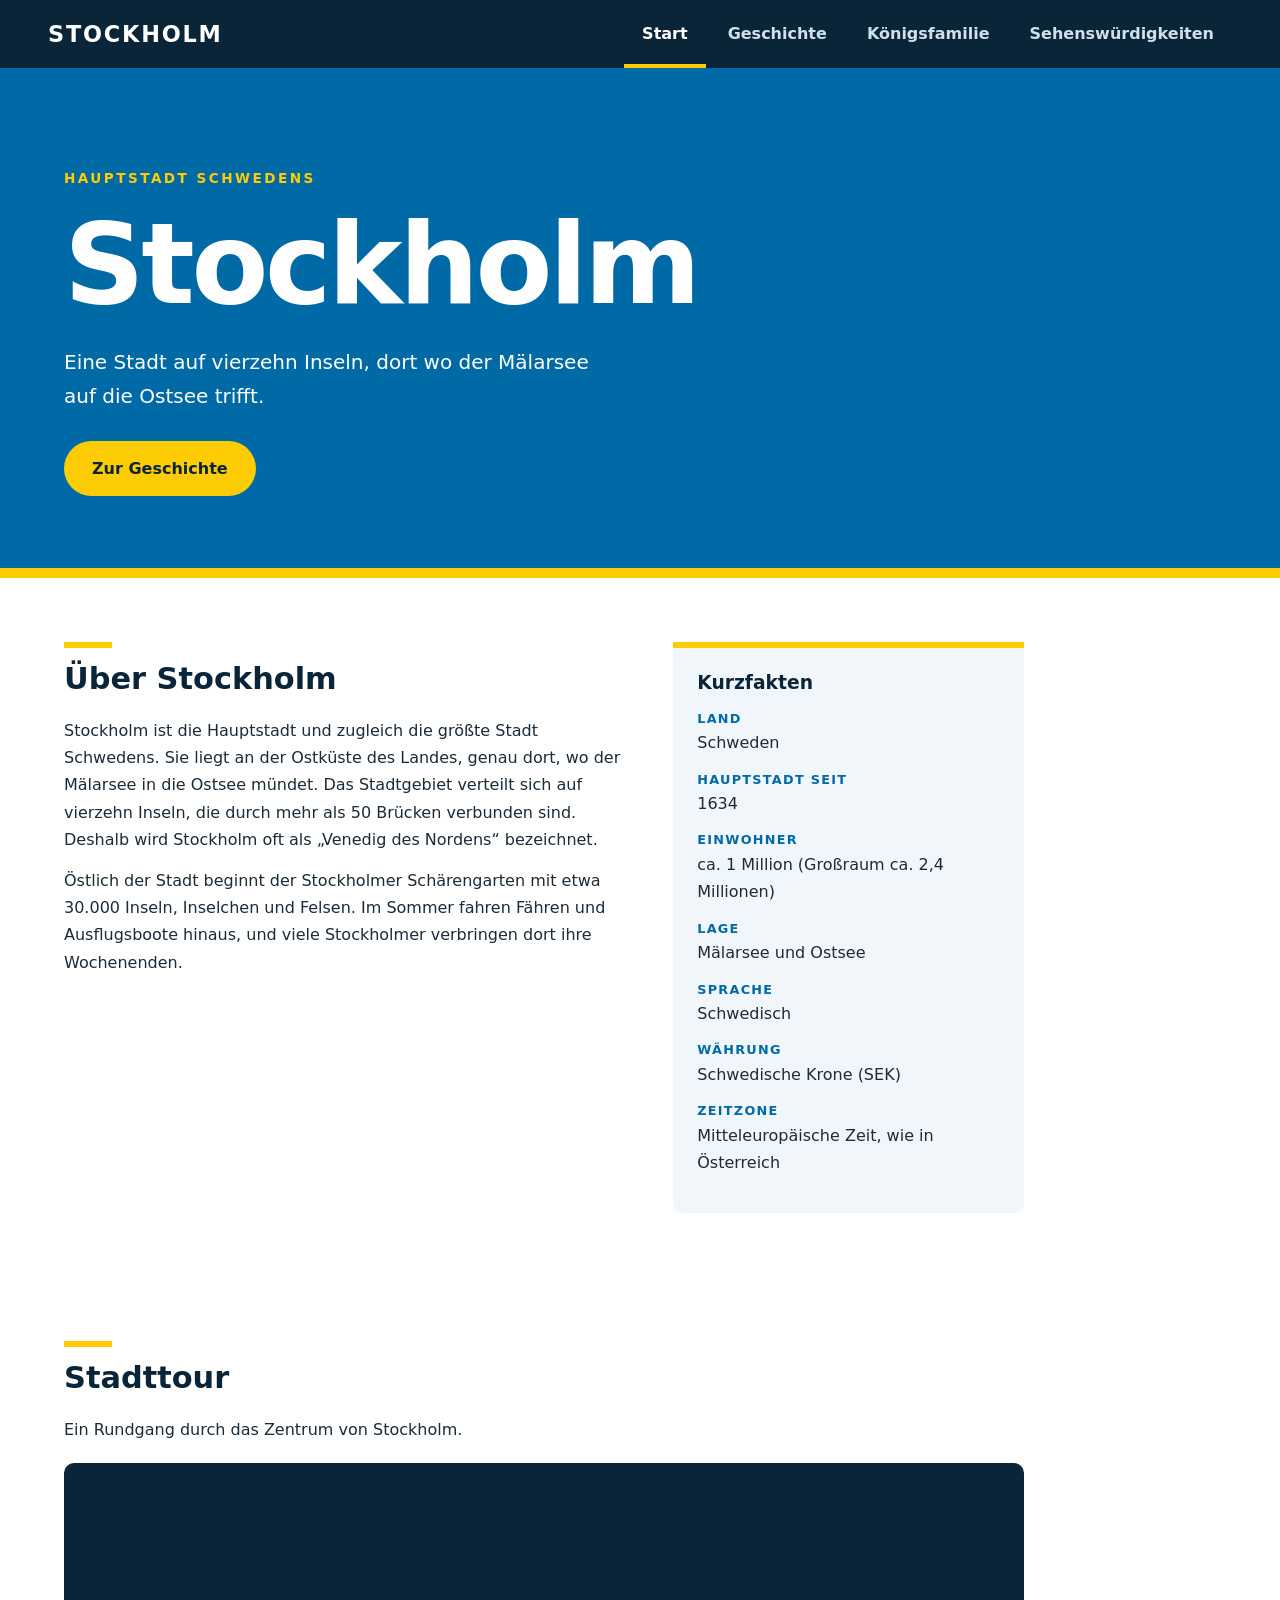
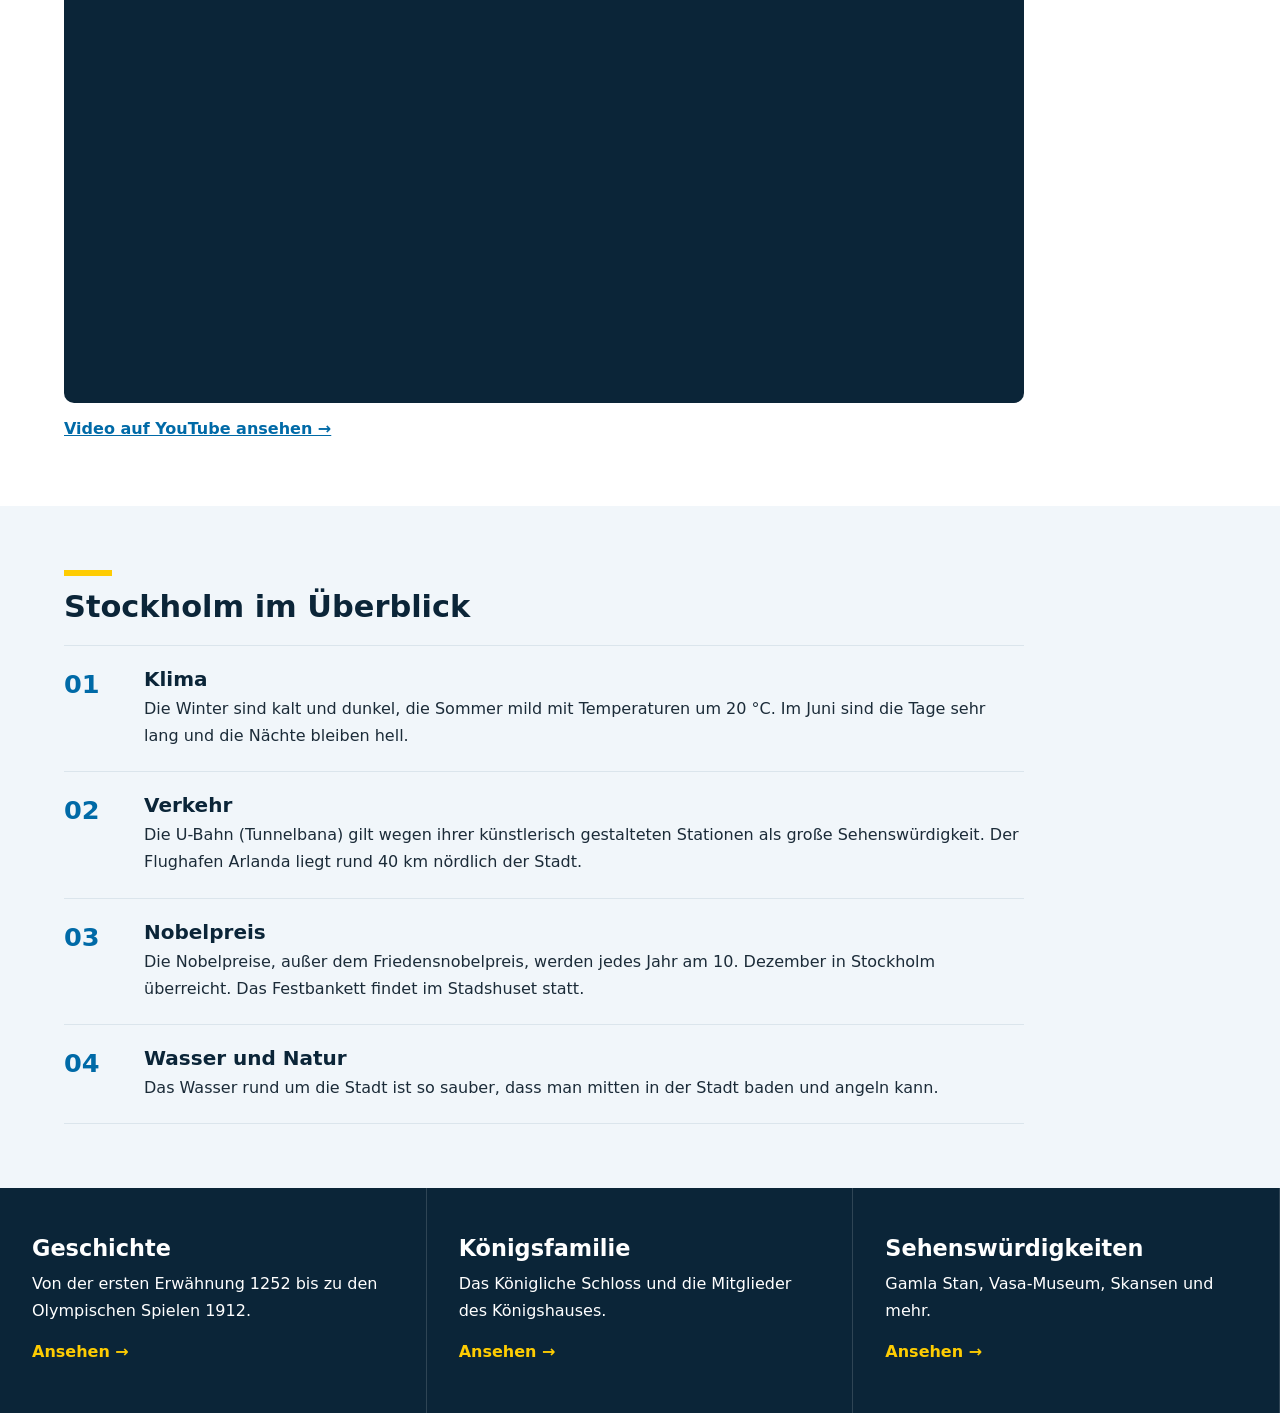
<file: index.html>
<!DOCTYPE html>
<html lang="de">
<head>
  <meta charset="UTF-8">
  <meta name="viewport" content="width=device-width, initial-scale=1">
  <title>Start – Stockholm</title>
  <link rel="stylesheet" href="./CSS/Index.css">
</head>
<body>

  <aside class="sidebar">
    <a class="logo" href="index.html">Stockholm</a>
    <input type="checkbox" id="menu-toggle" class="menu-toggle">
    <label for="menu-toggle" class="menu-button" aria-label="Menü öffnen">☰</label>
    <nav>
      <ul class="nav-links">
        <li><a href="index.html" class="aktiv">Start</a></li>
        <li><a href="HTML/Geschichte.html">Geschichte</a></li>
        <li><a href="HTML/Königsfamilie.html">Königsfamilie</a></li>
        <li><a href="HTML/Sehenswürdigkeiten.html">Sehenswürdigkeiten</a></li>
      </ul>
    </nav>
  </aside>

  <div class="content">
    <main>
      <section class="intro">
        <span class="eyebrow">Hauptstadt Schwedens</span>
        <h1>Stockholm</h1>
        <p class="lead">Eine Stadt auf vierzehn Inseln, dort wo der Mälarsee auf die Ostsee trifft.</p>
        <a class="button" href="HTML/Geschichte.html">Zur Geschichte</a>
      </section>

      <section class="block">
        <div class="split">
          <div>
            <h2>Über Stockholm</h2>
            <p>Stockholm ist die Hauptstadt und zugleich die größte Stadt Schwedens. Sie liegt an der Ostküste des Landes, genau dort, wo der Mälarsee in die Ostsee mündet. Das Stadtgebiet verteilt sich auf vierzehn Inseln, die durch mehr als 50 Brücken verbunden sind. Deshalb wird Stockholm oft als „Venedig des Nordens“ bezeichnet.</p>
            <p>Östlich der Stadt beginnt der Stockholmer Schärengarten mit etwa 30.000 Inseln, Inselchen und Felsen. Im Sommer fahren Fähren und Ausflugsboote hinaus, und viele Stockholmer verbringen dort ihre Wochenenden.</p>
          </div>
          <aside class="infobox">
            <h3>Kurzfakten</h3>
            <dl>
              <dt>Land</dt>
              <dd>Schweden</dd>
              <dt>Hauptstadt seit</dt>
              <dd>1634</dd>
              <dt>Einwohner</dt>
              <dd>ca. 1 Million (Großraum ca. 2,4 Millionen)</dd>
              <dt>Lage</dt>
              <dd>Mälarsee und Ostsee</dd>
              <dt>Sprache</dt>
              <dd>Schwedisch</dd>
              <dt>Währung</dt>
              <dd>Schwedische Krone (SEK)</dd>
              <dt>Zeitzone</dt>
              <dd>Mitteleuropäische Zeit, wie in Österreich</dd>
            </dl>
          </aside>
        </div>
      </section>

            <section class="block">
        <h2>Stadttour</h2>
        <p class="video-text">Ein Rundgang durch das Zentrum von Stockholm.</p>
        <div class="video">
          <iframe src="https://www.youtube.com/embed/RkWTqlfsOzY" title="Stockholm Stadttour" allow="accelerometer; clipboard-write; encrypted-media; gyroscope; picture-in-picture; web-share" allowfullscreen></iframe>
        </div>
        <p class="video-link"><a href="https://www.youtube.com/watch?v=RkWTqlfsOzY" target="_blank" rel="noopener">Video auf YouTube ansehen →</a></p>
      </section>

      <section class="block hell">
        <h2>Stockholm im Überblick</h2>
        <ol class="liste">
          <li>
            <span class="nr">01</span>
            <div>
              <h3>Klima</h3>
              <p>Die Winter sind kalt und dunkel, die Sommer mild mit Temperaturen um 20 °C. Im Juni sind die Tage sehr lang und die Nächte bleiben hell.</p>
            </div>
          </li>
          <li>
            <span class="nr">02</span>
            <div>
              <h3>Verkehr</h3>
              <p>Die U-Bahn (Tunnelbana) gilt wegen ihrer künstlerisch gestalteten Stationen als große Sehenswürdigkeit. Der Flughafen Arlanda liegt rund 40 km nördlich der Stadt.</p>
            </div>
          </li>
          <li>
            <span class="nr">03</span>
            <div>
              <h3>Nobelpreis</h3>
              <p>Die Nobelpreise, außer dem Friedensnobelpreis, werden jedes Jahr am 10. Dezember in Stockholm überreicht. Das Festbankett findet im Stadshuset statt.</p>
            </div>
          </li>
          <li>
            <span class="nr">04</span>
            <div>
              <h3>Wasser und Natur</h3>
              <p>Das Wasser rund um die Stadt ist so sauber, dass man mitten in der Stadt baden und angeln kann.</p>
            </div>
          </li>
        </ol>
      </section>

      <section class="tiles">
        <a class="tile" href="HTML/Geschichte.html">
          <h3>Geschichte</h3>
          <p>Von der ersten Erwähnung 1252 bis zu den Olympischen Spielen 1912.</p>
          <span class="pfeil">Ansehen →</span>
        </a>
        <a class="tile" href="HTML/Königsfamilie.html">
          <h3>Königsfamilie</h3>
          <p>Das Königliche Schloss und die Mitglieder des Königshauses.</p>
          <span class="pfeil">Ansehen →</span>
        </a>
        <a class="tile" href="HTML/Sehenswürdigkeiten.html">
          <h3>Sehenswürdigkeiten</h3>
          <p>Gamla Stan, Vasa-Museum, Skansen und mehr.</p>
          <span class="pfeil">Ansehen →</span>
        </a>
      </section>
    </main>
  </div>

</body>
</html>
</file>
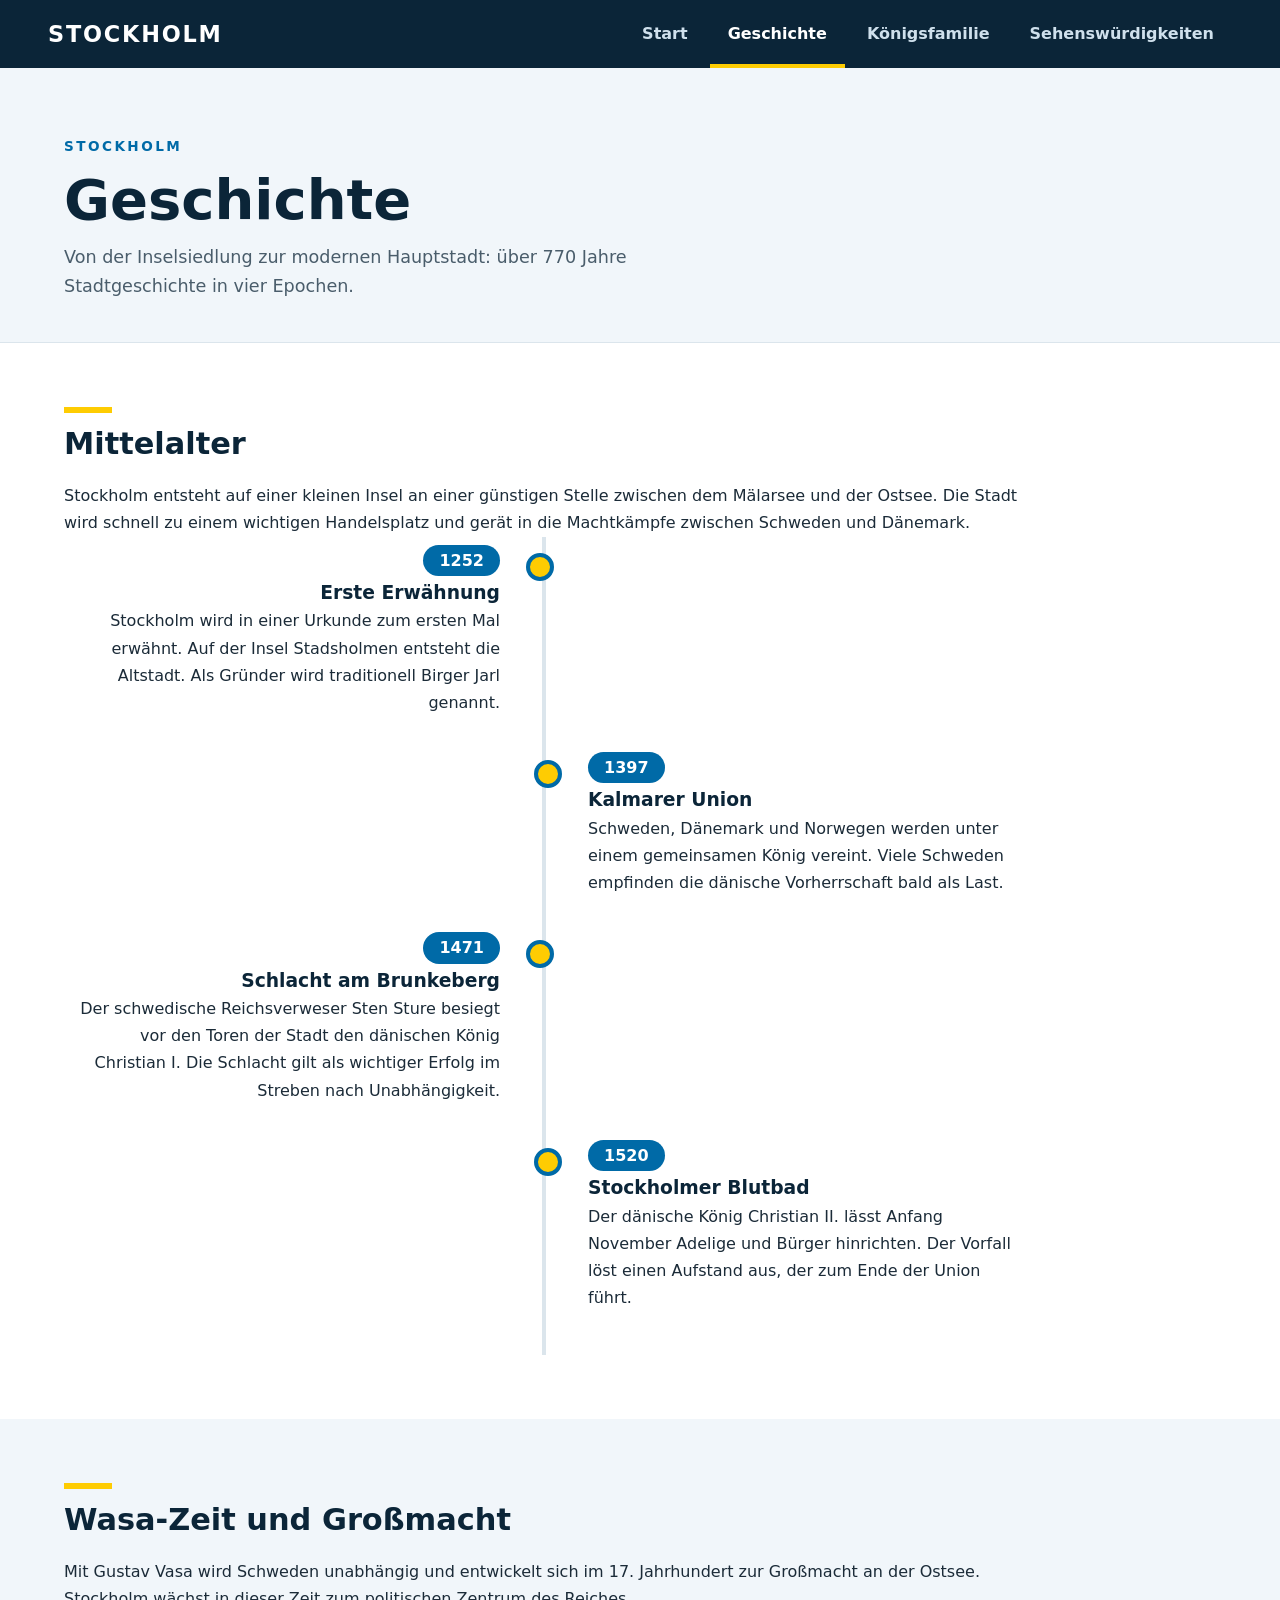
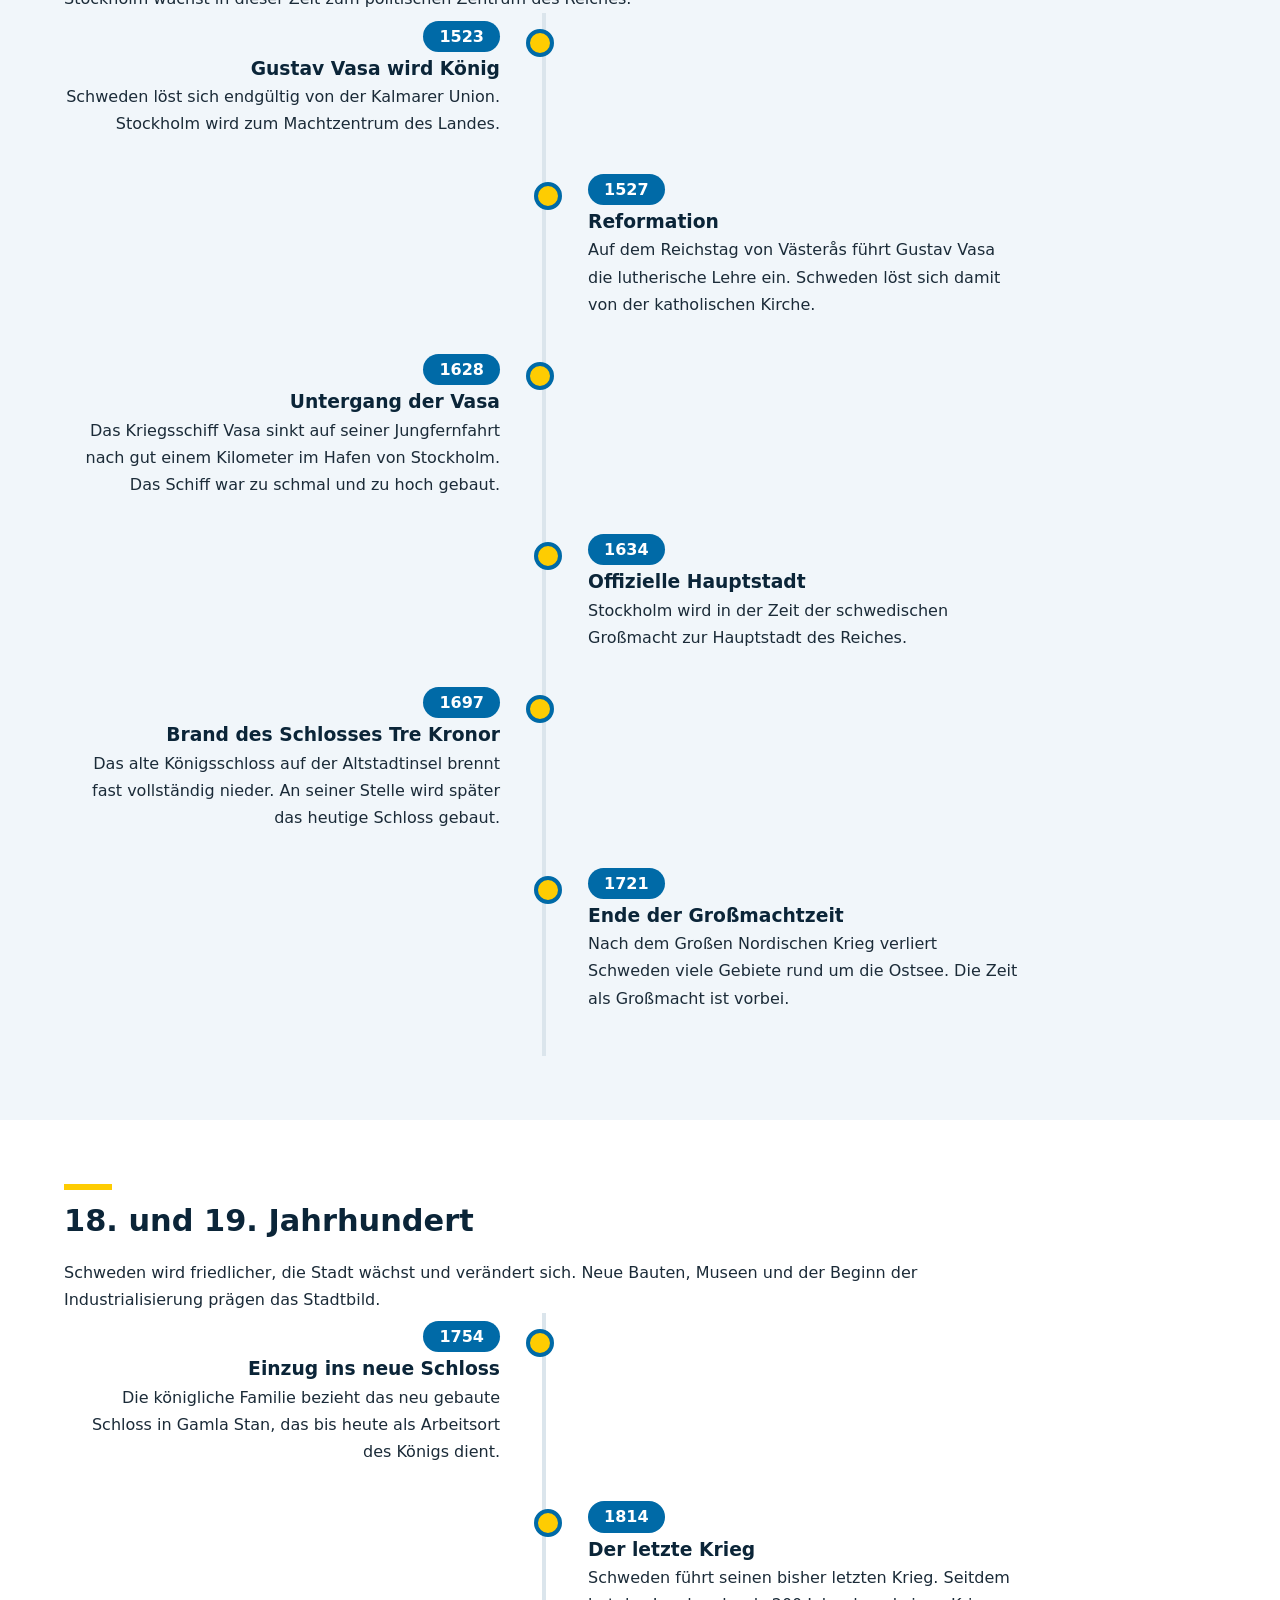
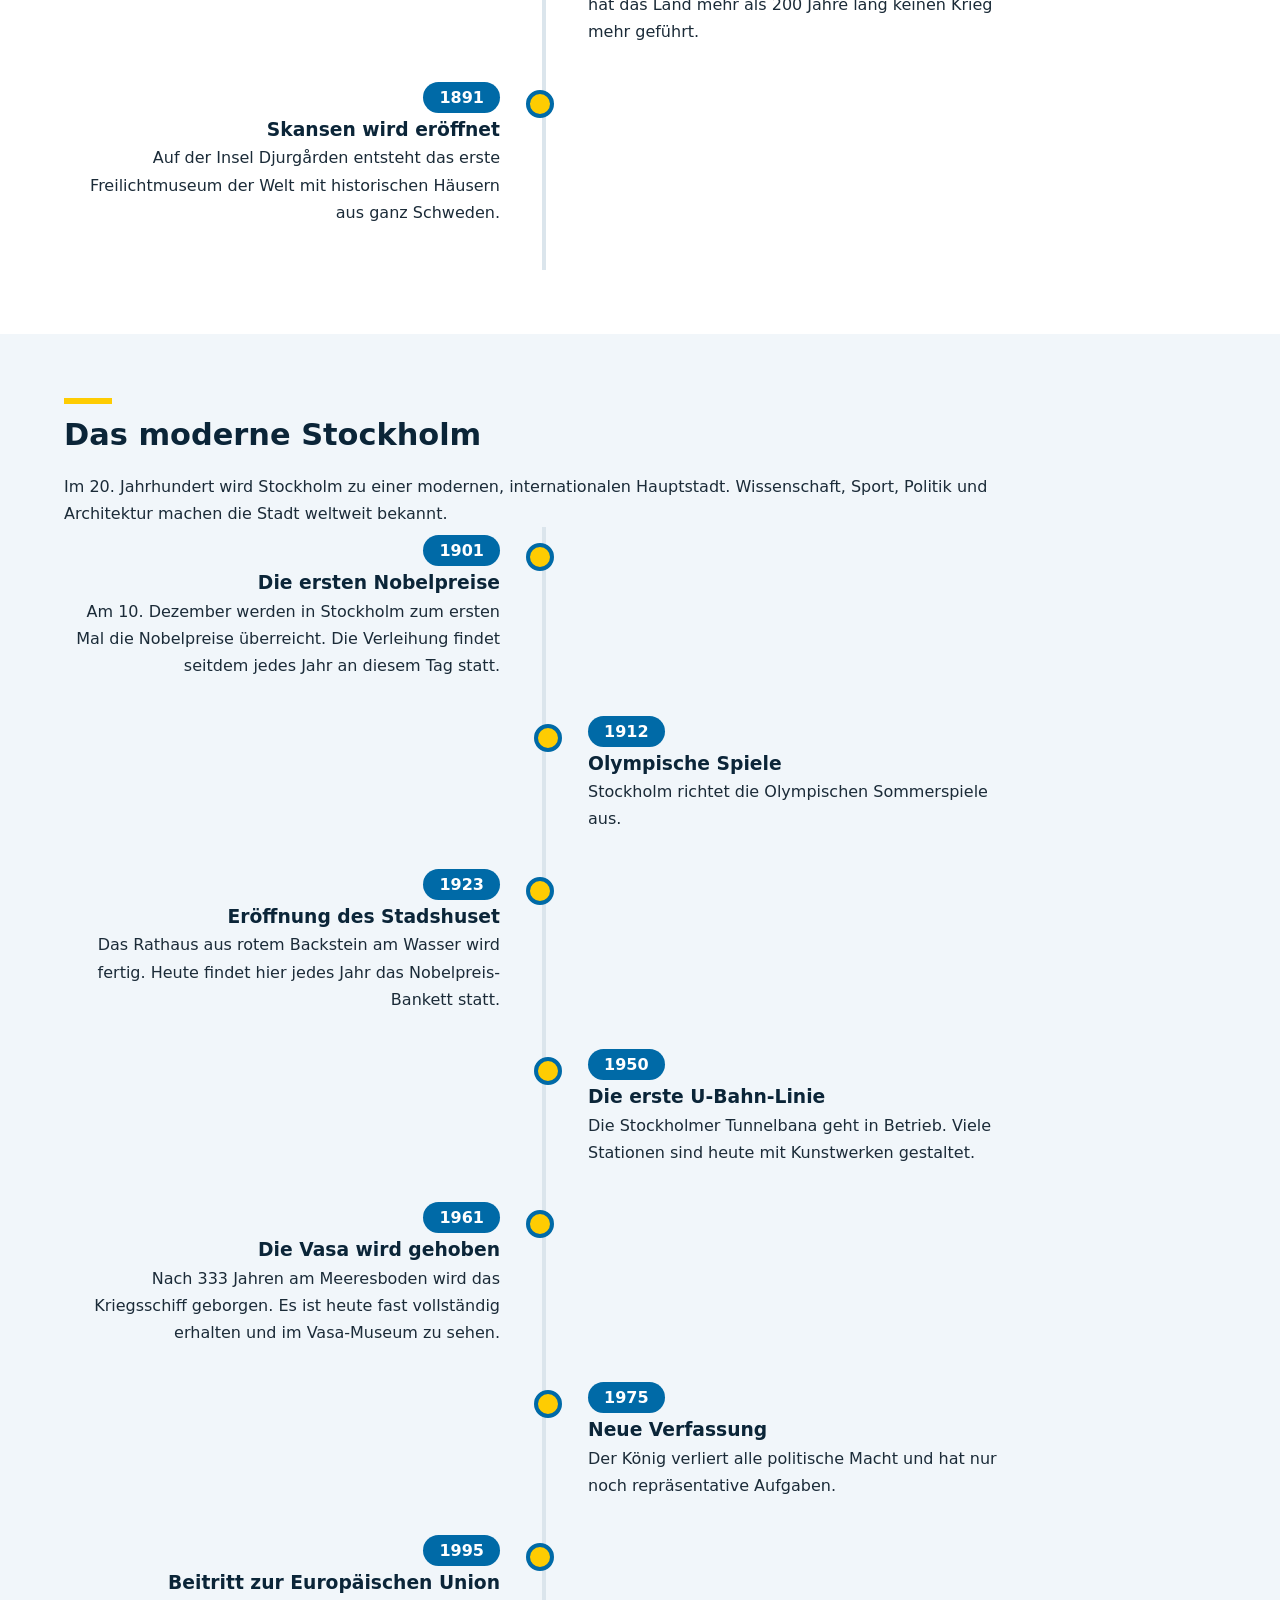
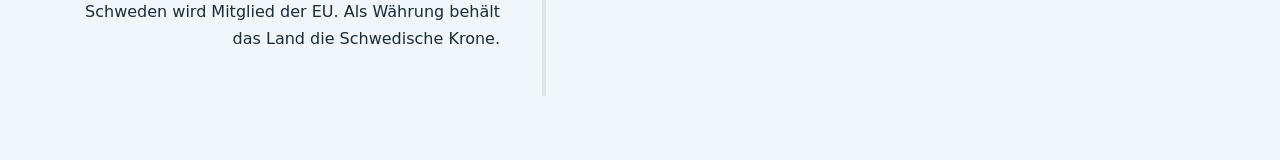
<file: HTML/Geschichte.html>
<!DOCTYPE html>
<html lang="de">
<head>
  <meta charset="UTF-8">
  <meta name="viewport" content="width=device-width, initial-scale=1">
  <title>Geschichte – Stockholm</title>
  <link rel="stylesheet" href="../CSS/Index.css">
</head>
<body>

  <aside class="sidebar">
    <a class="logo" href="../index.html">Stockholm</a>
    <input type="checkbox" id="menu-toggle" class="menu-toggle">
    <label for="menu-toggle" class="menu-button" aria-label="Menü öffnen">☰</label>
    <nav>
      <ul class="nav-links">
        <li><a href="../index.html">Start</a></li>
        <li><a href="Geschichte.html" class="aktiv">Geschichte</a></li>
        <li><a href="Königsfamilie.html">Königsfamilie</a></li>
        <li><a href="Sehenswürdigkeiten.html">Sehenswürdigkeiten</a></li>
      </ul>
    </nav>
  </aside>

  <div class="content">
    <main>
      <section class="kopf">
        <span class="eyebrow">Stockholm</span>
        <h1>Geschichte</h1>
        <p>Von der Inselsiedlung zur modernen Hauptstadt: über 770 Jahre Stadtgeschichte in vier Epochen.</p>
      </section>

      <section class="block">
        <h2>Mittelalter</h2>
        <p>Stockholm entsteht auf einer kleinen Insel an einer günstigen Stelle zwischen dem Mälarsee und der Ostsee. Die Stadt wird schnell zu einem wichtigen Handelsplatz und gerät in die Machtkämpfe zwischen Schweden und Dänemark.</p>
        <ol class="zickzack">
          <li>
            <span class="year">1252</span>
            <h3>Erste Erwähnung</h3>
            <p>Stockholm wird in einer Urkunde zum ersten Mal erwähnt. Auf der Insel Stadsholmen entsteht die Altstadt. Als Gründer wird traditionell Birger Jarl genannt.</p>
          </li>
          <li>
            <span class="year">1397</span>
            <h3>Kalmarer Union</h3>
            <p>Schweden, Dänemark und Norwegen werden unter einem gemeinsamen König vereint. Viele Schweden empfinden die dänische Vorherrschaft bald als Last.</p>
          </li>
          <li>
            <span class="year">1471</span>
            <h3>Schlacht am Brunkeberg</h3>
            <p>Der schwedische Reichsverweser Sten Sture besiegt vor den Toren der Stadt den dänischen König Christian I. Die Schlacht gilt als wichtiger Erfolg im Streben nach Unabhängigkeit.</p>
          </li>
          <li>
            <span class="year">1520</span>
            <h3>Stockholmer Blutbad</h3>
            <p>Der dänische König Christian II. lässt Anfang November Adelige und Bürger hinrichten. Der Vorfall löst einen Aufstand aus, der zum Ende der Union führt.</p>
          </li>
        </ol>
      </section>

      <section class="block hell">
        <h2>Wasa-Zeit und Großmacht</h2>
        <p>Mit Gustav Vasa wird Schweden unabhängig und entwickelt sich im 17. Jahrhundert zur Großmacht an der Ostsee. Stockholm wächst in dieser Zeit zum politischen Zentrum des Reiches.</p>
        <ol class="zickzack">
          <li>
            <span class="year">1523</span>
            <h3>Gustav Vasa wird König</h3>
            <p>Schweden löst sich endgültig von der Kalmarer Union. Stockholm wird zum Machtzentrum des Landes.</p>
          </li>
          <li>
            <span class="year">1527</span>
            <h3>Reformation</h3>
            <p>Auf dem Reichstag von Västerås führt Gustav Vasa die lutherische Lehre ein. Schweden löst sich damit von der katholischen Kirche.</p>
          </li>
          <li>
            <span class="year">1628</span>
            <h3>Untergang der Vasa</h3>
            <p>Das Kriegsschiff Vasa sinkt auf seiner Jungfernfahrt nach gut einem Kilometer im Hafen von Stockholm. Das Schiff war zu schmal und zu hoch gebaut.</p>
          </li>
          <li>
            <span class="year">1634</span>
            <h3>Offizielle Hauptstadt</h3>
            <p>Stockholm wird in der Zeit der schwedischen Großmacht zur Hauptstadt des Reiches.</p>
          </li>
          <li>
            <span class="year">1697</span>
            <h3>Brand des Schlosses Tre Kronor</h3>
            <p>Das alte Königsschloss auf der Altstadtinsel brennt fast vollständig nieder. An seiner Stelle wird später das heutige Schloss gebaut.</p>
          </li>
          <li>
            <span class="year">1721</span>
            <h3>Ende der Großmachtzeit</h3>
            <p>Nach dem Großen Nordischen Krieg verliert Schweden viele Gebiete rund um die Ostsee. Die Zeit als Großmacht ist vorbei.</p>
          </li>
        </ol>
      </section>

      <section class="block">
        <h2>18. und 19. Jahrhundert</h2>
        <p>Schweden wird friedlicher, die Stadt wächst und verändert sich. Neue Bauten, Museen und der Beginn der Industrialisierung prägen das Stadtbild.</p>
        <ol class="zickzack">
          <li>
            <span class="year">1754</span>
            <h3>Einzug ins neue Schloss</h3>
            <p>Die königliche Familie bezieht das neu gebaute Schloss in Gamla Stan, das bis heute als Arbeitsort des Königs dient.</p>
          </li>
          <li>
            <span class="year">1814</span>
            <h3>Der letzte Krieg</h3>
            <p>Schweden führt seinen bisher letzten Krieg. Seitdem hat das Land mehr als 200 Jahre lang keinen Krieg mehr geführt.</p>
          </li>
          <li>
            <span class="year">1891</span>
            <h3>Skansen wird eröffnet</h3>
            <p>Auf der Insel Djurgården entsteht das erste Freilichtmuseum der Welt mit historischen Häusern aus ganz Schweden.</p>
          </li>
        </ol>
      </section>

      <section class="block hell">
        <h2>Das moderne Stockholm</h2>
        <p>Im 20. Jahrhundert wird Stockholm zu einer modernen, internationalen Hauptstadt. Wissenschaft, Sport, Politik und Architektur machen die Stadt weltweit bekannt.</p>
        <ol class="zickzack">
          <li>
            <span class="year">1901</span>
            <h3>Die ersten Nobelpreise</h3>
            <p>Am 10. Dezember werden in Stockholm zum ersten Mal die Nobelpreise überreicht. Die Verleihung findet seitdem jedes Jahr an diesem Tag statt.</p>
          </li>
          <li>
            <span class="year">1912</span>
            <h3>Olympische Spiele</h3>
            <p>Stockholm richtet die Olympischen Sommerspiele aus.</p>
          </li>
          <li>
            <span class="year">1923</span>
            <h3>Eröffnung des Stadshuset</h3>
            <p>Das Rathaus aus rotem Backstein am Wasser wird fertig. Heute findet hier jedes Jahr das Nobelpreis-Bankett statt.</p>
          </li>
          <li>
            <span class="year">1950</span>
            <h3>Die erste U-Bahn-Linie</h3>
            <p>Die Stockholmer Tunnelbana geht in Betrieb. Viele Stationen sind heute mit Kunstwerken gestaltet.</p>
          </li>
          <li>
            <span class="year">1961</span>
            <h3>Die Vasa wird gehoben</h3>
            <p>Nach 333 Jahren am Meeresboden wird das Kriegsschiff geborgen. Es ist heute fast vollständig erhalten und im Vasa-Museum zu sehen.</p>
          </li>
          <li>
            <span class="year">1975</span>
            <h3>Neue Verfassung</h3>
            <p>Der König verliert alle politische Macht und hat nur noch repräsentative Aufgaben.</p>
          </li>
          <li>
            <span class="year">1995</span>
            <h3>Beitritt zur Europäischen Union</h3>
            <p>Schweden wird Mitglied der EU. Als Währung behält das Land die Schwedische Krone.</p>
          </li>
        </ol>
      </section>
    </main>
  </div>

</body>
</html>
</file>
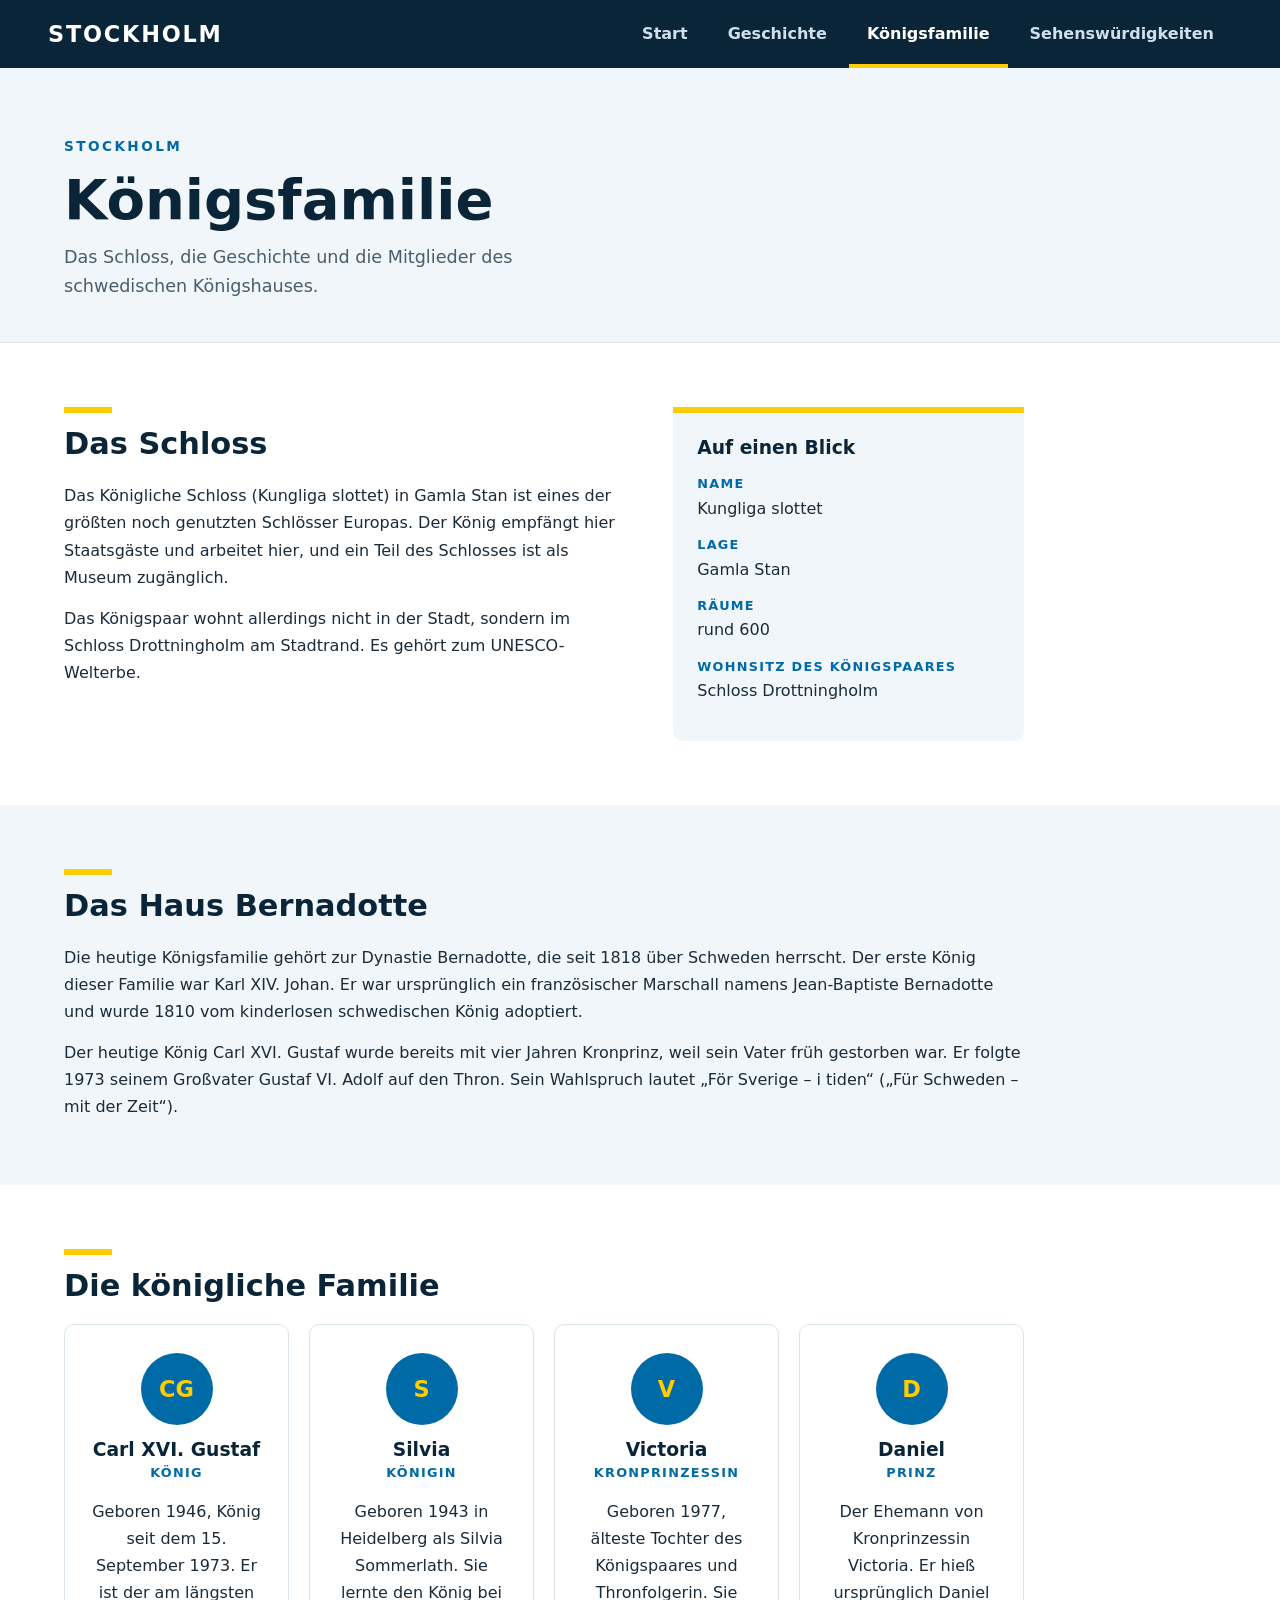
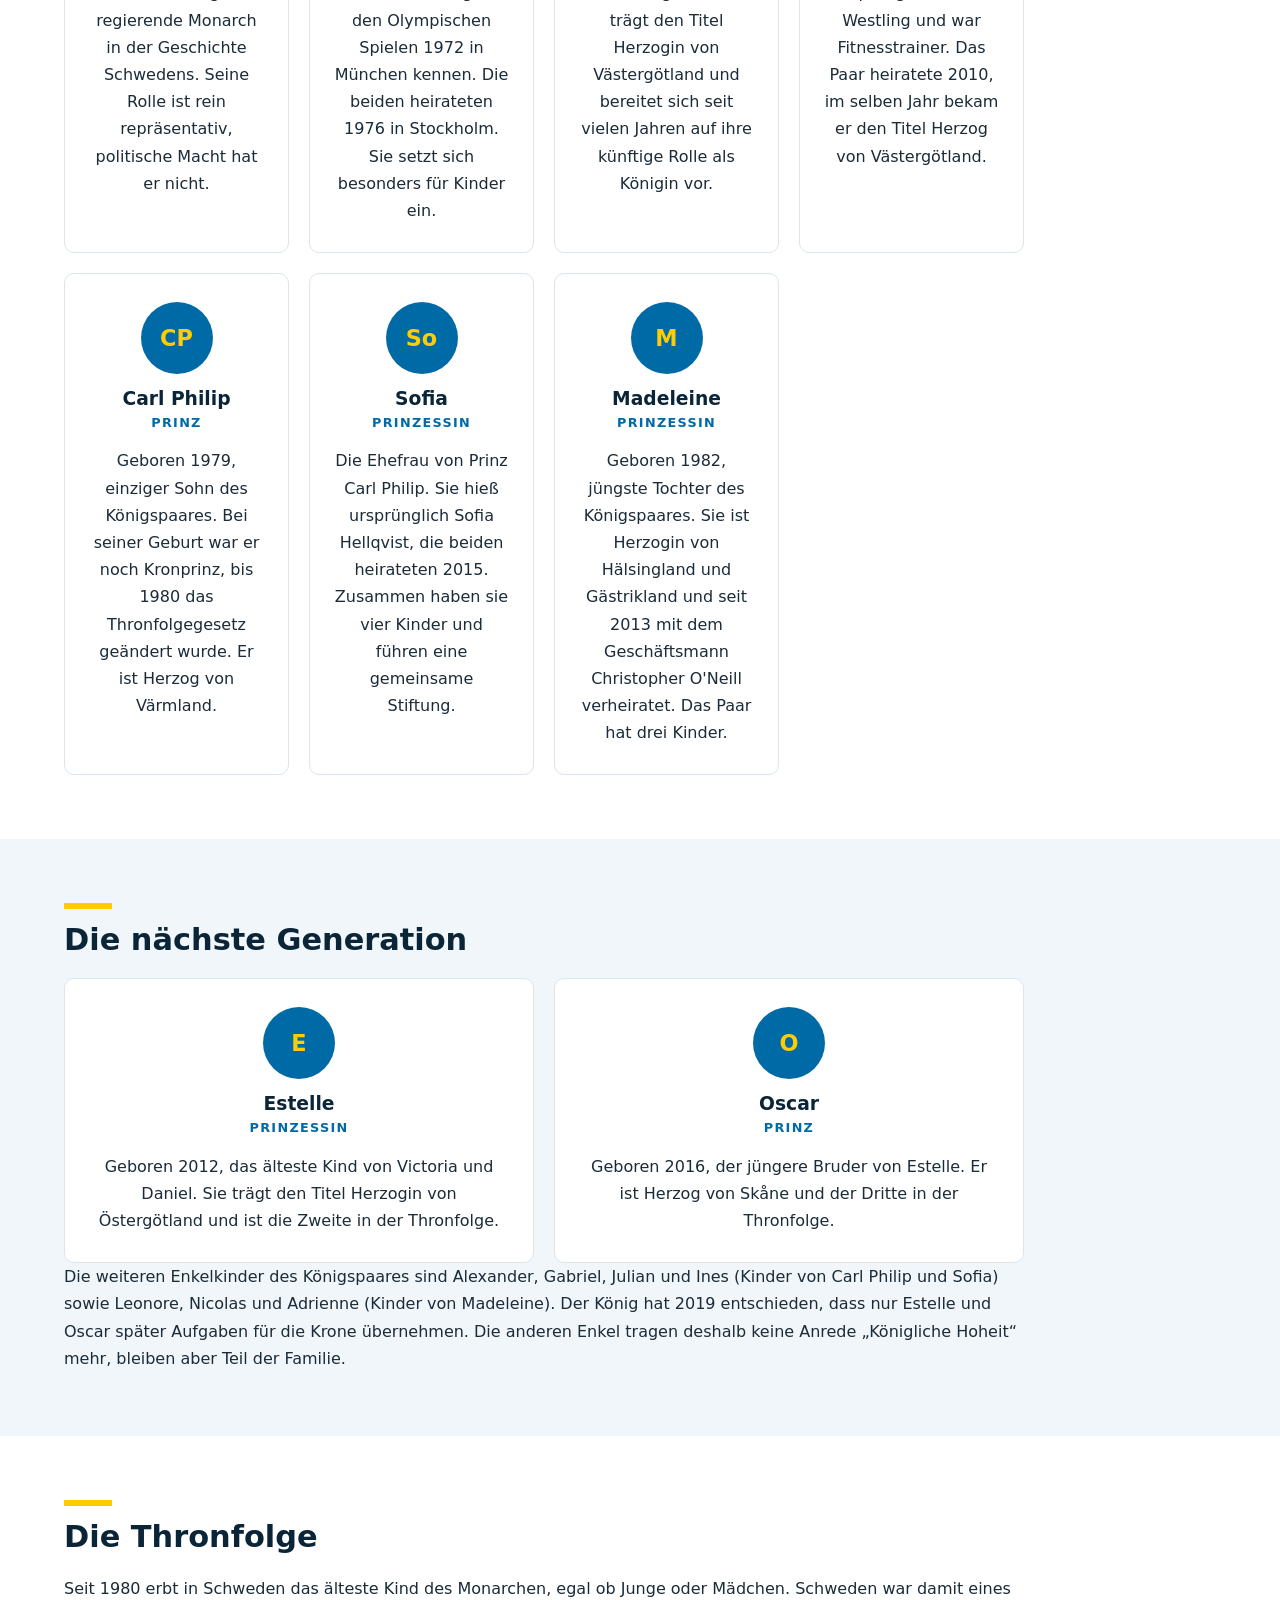
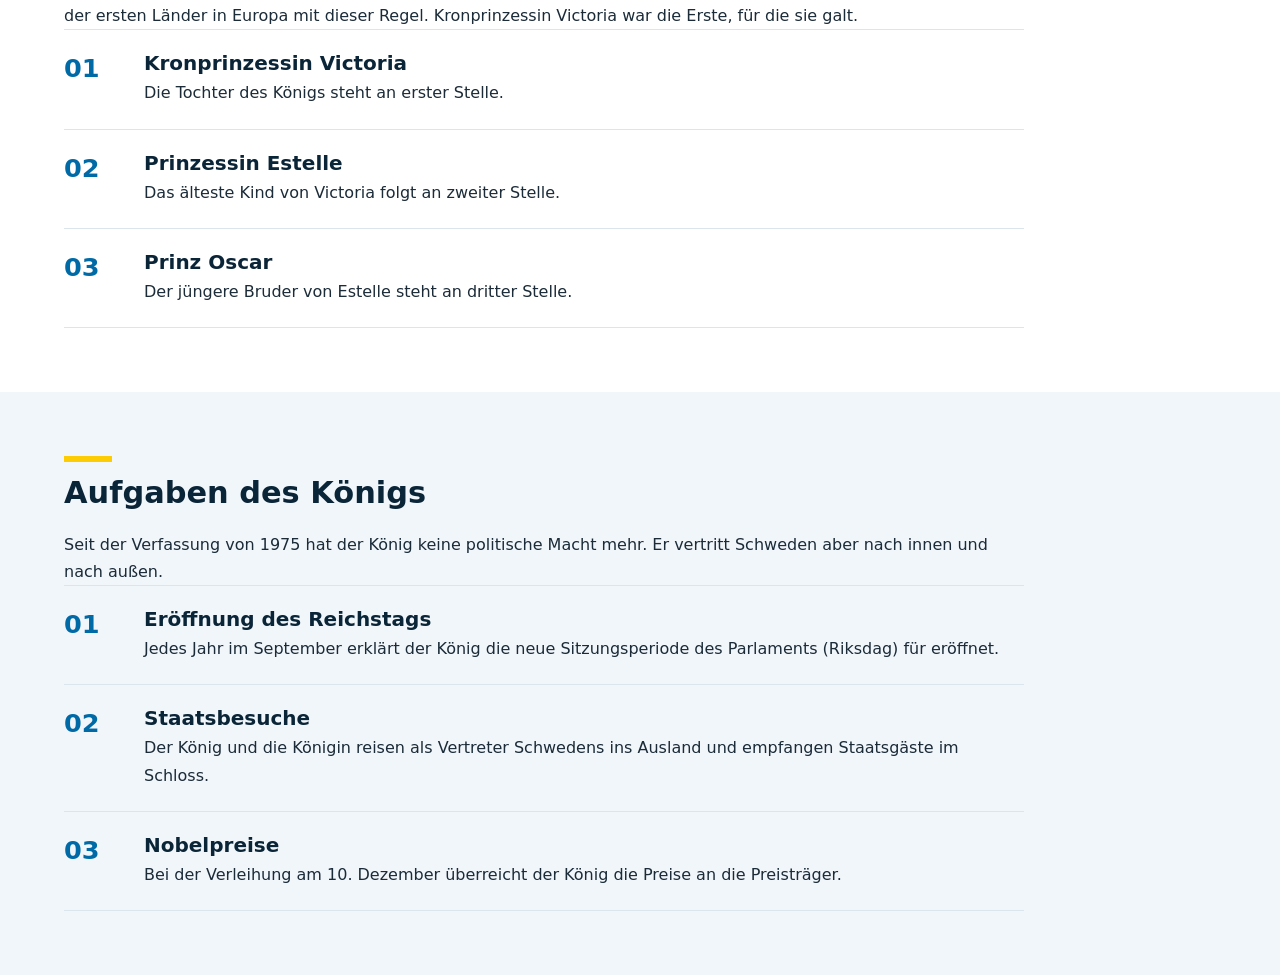
<file: HTML/Königsfamilie.html>
<!DOCTYPE html>
<html lang="de">
<head>
  <meta charset="UTF-8">
  <meta name="viewport" content="width=device-width, initial-scale=1">
  <title>Königsfamilie – Stockholm</title>
  <link rel="stylesheet" href="../CSS/Index.css">
</head>
<body>

  <aside class="sidebar">
    <a class="logo" href="../index.html">Stockholm</a>
    <input type="checkbox" id="menu-toggle" class="menu-toggle">
    <label for="menu-toggle" class="menu-button" aria-label="Menü öffnen">☰</label>
    <nav>
      <ul class="nav-links">
        <li><a href="../index.html">Start</a></li>
        <li><a href="Geschichte.html">Geschichte</a></li>
        <li><a href="Königsfamilie.html" class="aktiv">Königsfamilie</a></li>
        <li><a href="Sehenswürdigkeiten.html">Sehenswürdigkeiten</a></li>
      </ul>
    </nav>
  </aside>

  <div class="content">
    <main>
      <section class="kopf">
        <span class="eyebrow">Stockholm</span>
        <h1>Königsfamilie</h1>
        <p>Das Schloss, die Geschichte und die Mitglieder des schwedischen Königshauses.</p>
      </section>

      <section class="block">
        <div class="split">
          <div>
            <h2>Das Schloss</h2>
            <p>Das Königliche Schloss (Kungliga slottet) in Gamla Stan ist eines der größten noch genutzten Schlösser Europas. Der König empfängt hier Staatsgäste und arbeitet hier, und ein Teil des Schlosses ist als Museum zugänglich.</p>
            <p>Das Königspaar wohnt allerdings nicht in der Stadt, sondern im Schloss Drottningholm am Stadtrand. Es gehört zum UNESCO-Welterbe.</p>
          </div>
          <aside class="infobox">
            <h3>Auf einen Blick</h3>
            <dl>
              <dt>Name</dt>
              <dd>Kungliga slottet</dd>
              <dt>Lage</dt>
              <dd>Gamla Stan</dd>
              <dt>Räume</dt>
              <dd>rund 600</dd>
              <dt>Wohnsitz des Königspaares</dt>
              <dd>Schloss Drottningholm</dd>
            </dl>
          </aside>
        </div>
      </section>

      <section class="block hell">
        <h2>Das Haus Bernadotte</h2>
        <p>Die heutige Königsfamilie gehört zur Dynastie Bernadotte, die seit 1818 über Schweden herrscht. Der erste König dieser Familie war Karl XIV. Johan. Er war ursprünglich ein französischer Marschall namens Jean-Baptiste Bernadotte und wurde 1810 vom kinderlosen schwedischen König adoptiert.</p>
        <p>Der heutige König Carl XVI. Gustaf wurde bereits mit vier Jahren Kronprinz, weil sein Vater früh gestorben war. Er folgte 1973 seinem Großvater Gustaf VI. Adolf auf den Thron. Sein Wahlspruch lautet „För Sverige – i tiden“ („Für Schweden – mit der Zeit“).</p>
      </section>

      <section class="block">
        <h2>Die königliche Familie</h2>
        <ul class="profile">
          <li>
            <div class="avatar">CG</div>
            <h3>Carl XVI. Gustaf</h3>
            <p class="rolle">König</p>
            <p>Geboren 1946, König seit dem 15. September 1973. Er ist der am längsten regierende Monarch in der Geschichte Schwedens. Seine Rolle ist rein repräsentativ, politische Macht hat er nicht.</p>
          </li>
          <li>
            <div class="avatar">S</div>
            <h3>Silvia</h3>
            <p class="rolle">Königin</p>
            <p>Geboren 1943 in Heidelberg als Silvia Sommerlath. Sie lernte den König bei den Olympischen Spielen 1972 in München kennen. Die beiden heirateten 1976 in Stockholm. Sie setzt sich besonders für Kinder ein.</p>
          </li>
          <li>
            <div class="avatar">V</div>
            <h3>Victoria</h3>
            <p class="rolle">Kronprinzessin</p>
            <p>Geboren 1977, älteste Tochter des Königspaares und Thronfolgerin. Sie trägt den Titel Herzogin von Västergötland und bereitet sich seit vielen Jahren auf ihre künftige Rolle als Königin vor.</p>
          </li>
          <li>
            <div class="avatar">D</div>
            <h3>Daniel</h3>
            <p class="rolle">Prinz</p>
            <p>Der Ehemann von Kronprinzessin Victoria. Er hieß ursprünglich Daniel Westling und war Fitnesstrainer. Das Paar heiratete 2010, im selben Jahr bekam er den Titel Herzog von Västergötland.</p>
          </li>
          <li>
            <div class="avatar">CP</div>
            <h3>Carl Philip</h3>
            <p class="rolle">Prinz</p>
            <p>Geboren 1979, einziger Sohn des Königspaares. Bei seiner Geburt war er noch Kronprinz, bis 1980 das Thronfolgegesetz geändert wurde. Er ist Herzog von Värmland.</p>
          </li>
          <li>
            <div class="avatar">So</div>
            <h3>Sofia</h3>
            <p class="rolle">Prinzessin</p>
            <p>Die Ehefrau von Prinz Carl Philip. Sie hieß ursprünglich Sofia Hellqvist, die beiden heirateten 2015. Zusammen haben sie vier Kinder und führen eine gemeinsame Stiftung.</p>
          </li>
          <li>
            <div class="avatar">M</div>
            <h3>Madeleine</h3>
            <p class="rolle">Prinzessin</p>
            <p>Geboren 1982, jüngste Tochter des Königspaares. Sie ist Herzogin von Hälsingland und Gästrikland und seit 2013 mit dem Geschäftsmann Christopher O'Neill verheiratet. Das Paar hat drei Kinder.</p>
          </li>
        </ul>
      </section>

      <section class="block hell">
        <h2>Die nächste Generation</h2>
        <ul class="profile">
          <li>
            <div class="avatar">E</div>
            <h3>Estelle</h3>
            <p class="rolle">Prinzessin</p>
            <p>Geboren 2012, das älteste Kind von Victoria und Daniel. Sie trägt den Titel Herzogin von Östergötland und ist die Zweite in der Thronfolge.</p>
          </li>
          <li>
            <div class="avatar">O</div>
            <h3>Oscar</h3>
            <p class="rolle">Prinz</p>
            <p>Geboren 2016, der jüngere Bruder von Estelle. Er ist Herzog von Skåne und der Dritte in der Thronfolge.</p>
          </li>
        </ul>
        <p>Die weiteren Enkelkinder des Königspaares sind Alexander, Gabriel, Julian und Ines (Kinder von Carl Philip und Sofia) sowie Leonore, Nicolas und Adrienne (Kinder von Madeleine). Der König hat 2019 entschieden, dass nur Estelle und Oscar später Aufgaben für die Krone übernehmen. Die anderen Enkel tragen deshalb keine Anrede „Königliche Hoheit“ mehr, bleiben aber Teil der Familie.</p>
      </section>

      <section class="block">
        <h2>Die Thronfolge</h2>
        <p>Seit 1980 erbt in Schweden das älteste Kind des Monarchen, egal ob Junge oder Mädchen. Schweden war damit eines der ersten Länder in Europa mit dieser Regel. Kronprinzessin Victoria war die Erste, für die sie galt.</p>
        <ol class="liste">
          <li>
            <span class="nr">01</span>
            <div>
              <h3>Kronprinzessin Victoria</h3>
              <p>Die Tochter des Königs steht an erster Stelle.</p>
            </div>
          </li>
          <li>
            <span class="nr">02</span>
            <div>
              <h3>Prinzessin Estelle</h3>
              <p>Das älteste Kind von Victoria folgt an zweiter Stelle.</p>
            </div>
          </li>
          <li>
            <span class="nr">03</span>
            <div>
              <h3>Prinz Oscar</h3>
              <p>Der jüngere Bruder von Estelle steht an dritter Stelle.</p>
            </div>
          </li>
        </ol>
      </section>

      <section class="block hell">
        <h2>Aufgaben des Königs</h2>
        <p>Seit der Verfassung von 1975 hat der König keine politische Macht mehr. Er vertritt Schweden aber nach innen und nach außen.</p>
        <ol class="liste">
          <li>
            <span class="nr">01</span>
            <div>
              <h3>Eröffnung des Reichstags</h3>
              <p>Jedes Jahr im September erklärt der König die neue Sitzungsperiode des Parlaments (Riksdag) für eröffnet.</p>
            </div>
          </li>
          <li>
            <span class="nr">02</span>
            <div>
              <h3>Staatsbesuche</h3>
              <p>Der König und die Königin reisen als Vertreter Schwedens ins Ausland und empfangen Staatsgäste im Schloss.</p>
            </div>
          </li>
          <li>
            <span class="nr">03</span>
            <div>
              <h3>Nobelpreise</h3>
              <p>Bei der Verleihung am 10. Dezember überreicht der König die Preise an die Preisträger.</p>
            </div>
          </li>
        </ol>
      </section>
    </main>
  </div>

</body>
</html>
</file>
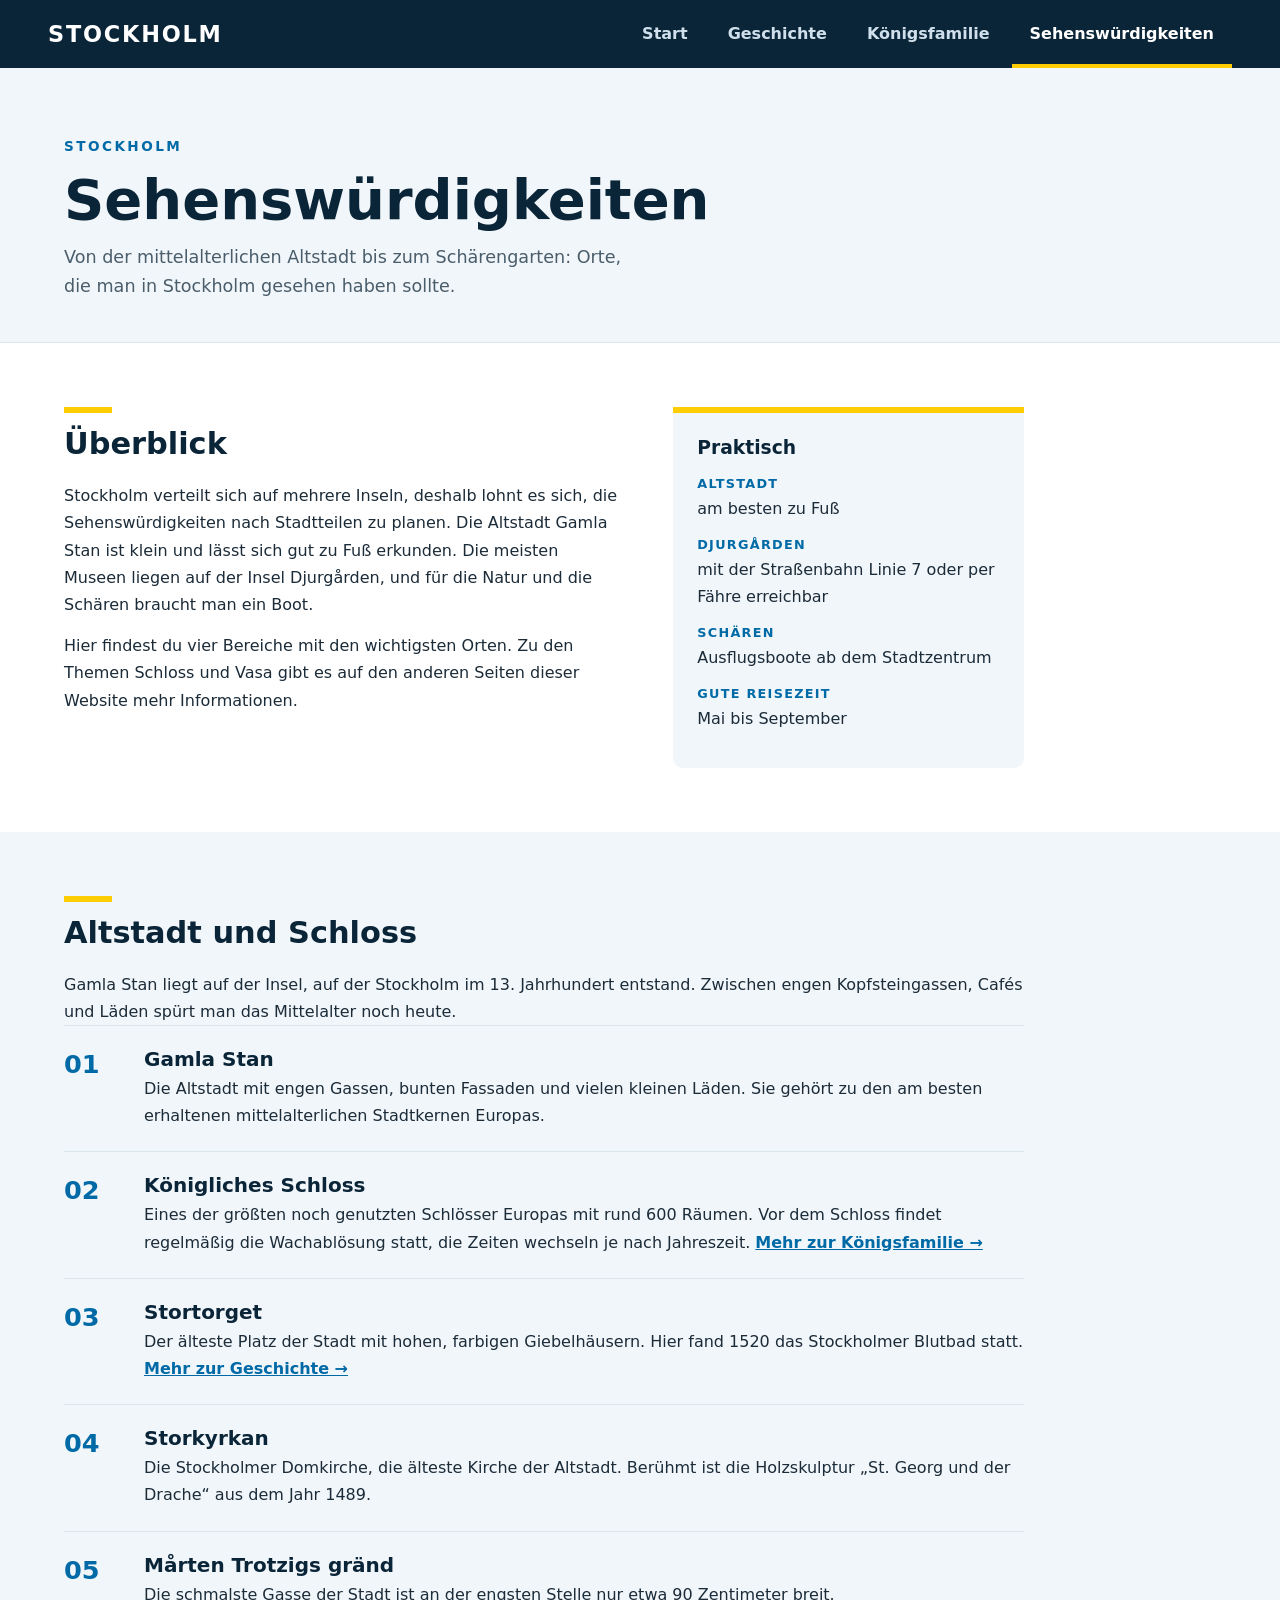
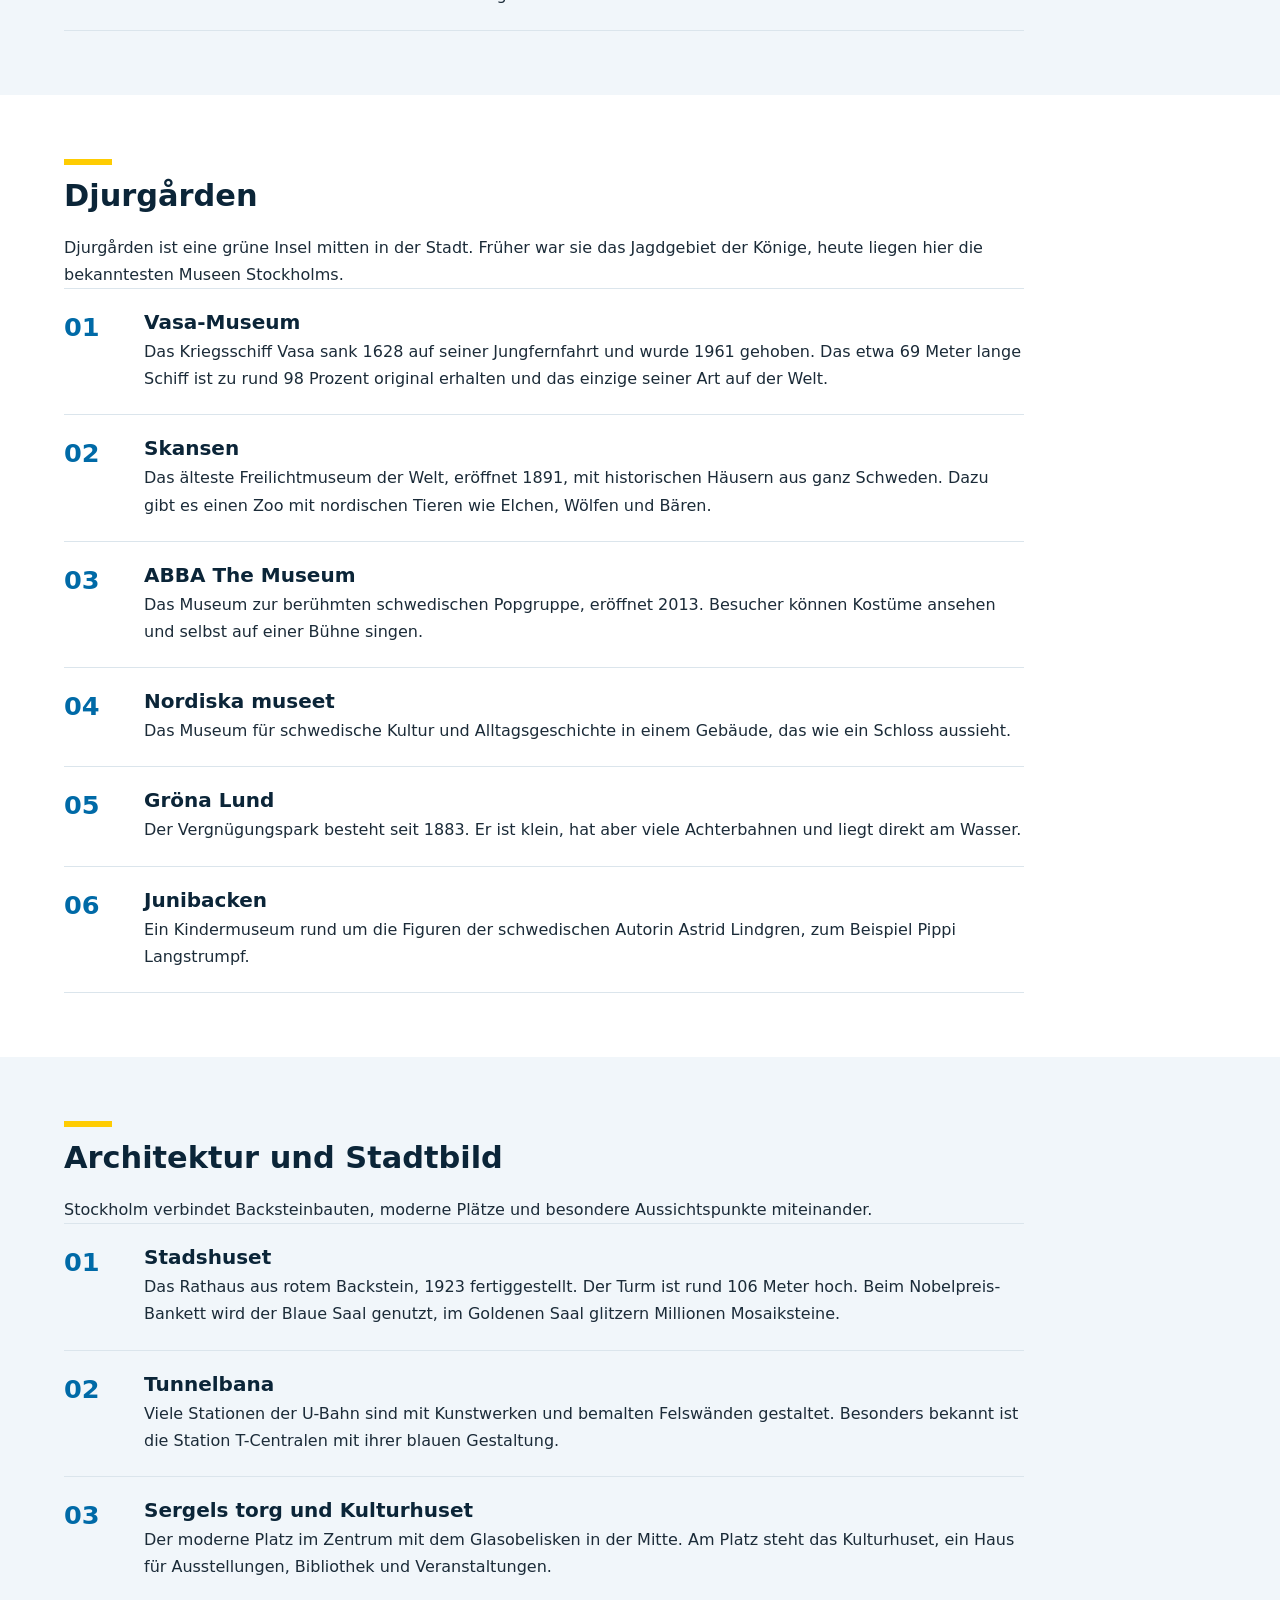
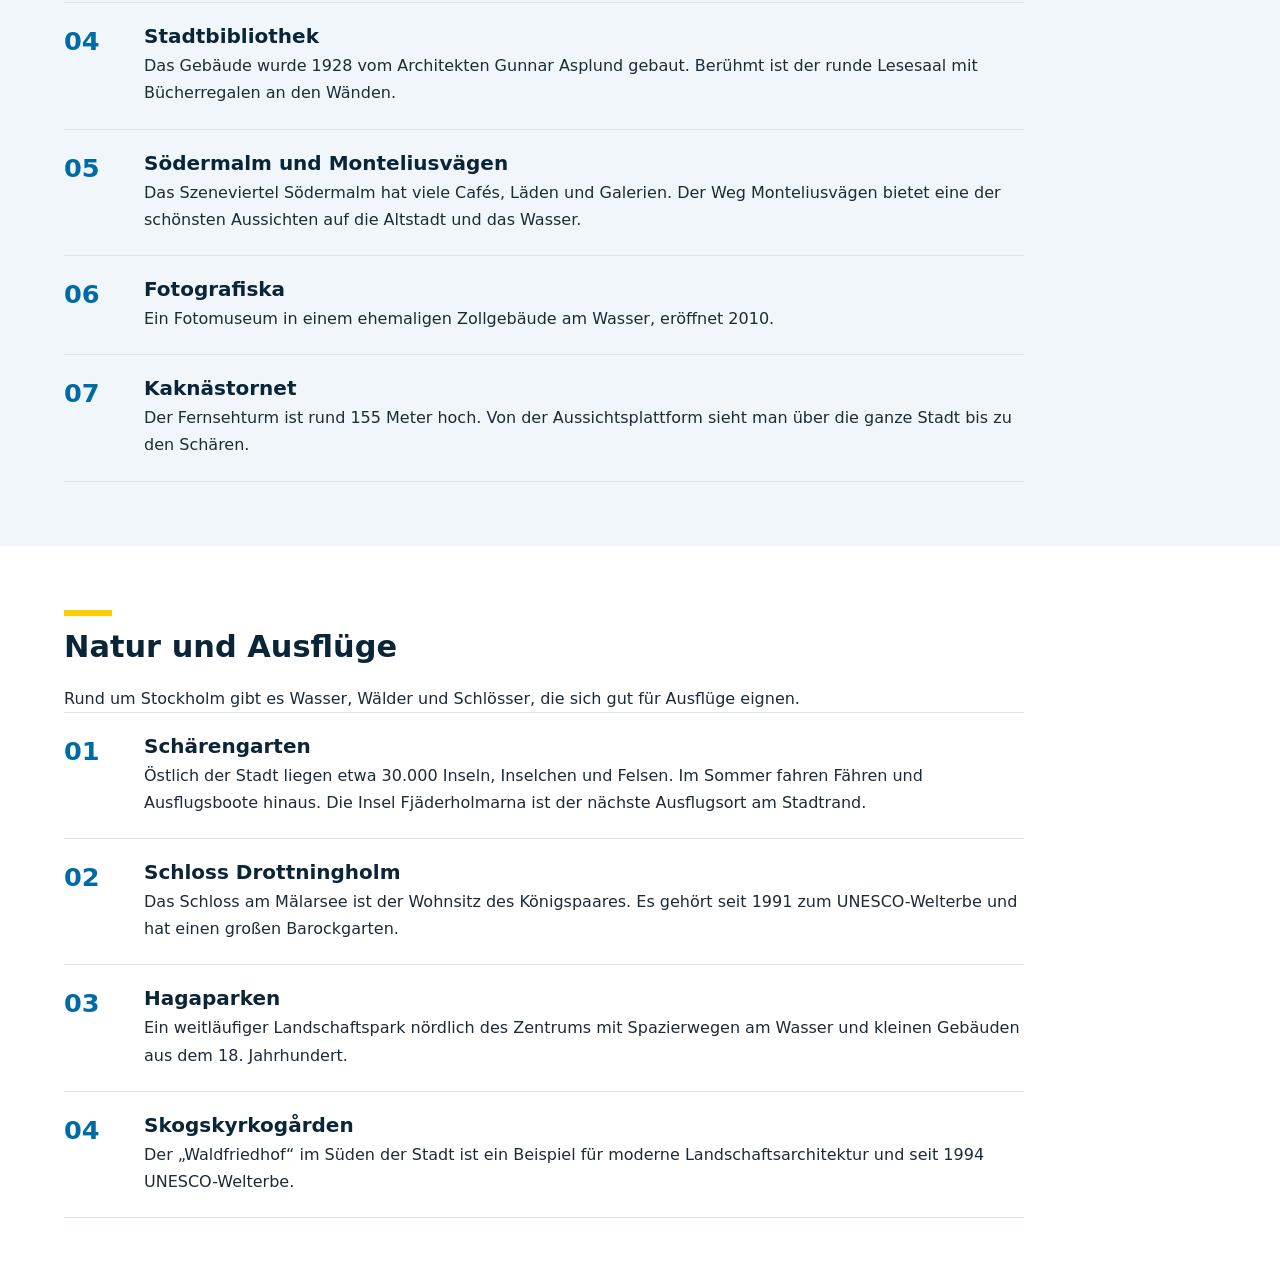
<file: HTML/Sehenswürdigkeiten.html>
<!DOCTYPE html>
<html lang="de">
<head>
  <meta charset="UTF-8">
  <meta name="viewport" content="width=device-width, initial-scale=1">
  <title>Sehenswürdigkeiten – Stockholm</title>
  <link rel="stylesheet" href="../CSS/Index.css">
</head>
<body>

  <aside class="sidebar">
    <a class="logo" href="../index.html">Stockholm</a>
    <input type="checkbox" id="menu-toggle" class="menu-toggle">
    <label for="menu-toggle" class="menu-button" aria-label="Menü öffnen">☰</label>
    <nav>
      <ul class="nav-links">
        <li><a href="../index.html">Start</a></li>
        <li><a href="Geschichte.html">Geschichte</a></li>
        <li><a href="Königsfamilie.html">Königsfamilie</a></li>
        <li><a href="Sehenswürdigkeiten.html" class="aktiv">Sehenswürdigkeiten</a></li>
      </ul>
    </nav>
  </aside>

  <div class="content">
    <main>
      <section class="kopf">
        <span class="eyebrow">Stockholm</span>
        <h1>Sehenswürdigkeiten</h1>
        <p>Von der mittelalterlichen Altstadt bis zum Schärengarten: Orte, die man in Stockholm gesehen haben sollte.</p>
      </section>

      <section class="block">
        <div class="split">
          <div>
            <h2>Überblick</h2>
            <p>Stockholm verteilt sich auf mehrere Inseln, deshalb lohnt es sich, die Sehenswürdigkeiten nach Stadtteilen zu planen. Die Altstadt Gamla Stan ist klein und lässt sich gut zu Fuß erkunden. Die meisten Museen liegen auf der Insel Djurgården, und für die Natur und die Schären braucht man ein Boot.</p>
            <p>Hier findest du vier Bereiche mit den wichtigsten Orten. Zu den Themen Schloss und Vasa gibt es auf den anderen Seiten dieser Website mehr Informationen.</p>
          </div>
          <aside class="infobox">
            <h3>Praktisch</h3>
            <dl>
              <dt>Altstadt</dt>
              <dd>am besten zu Fuß</dd>
              <dt>Djurgården</dt>
              <dd>mit der Straßenbahn Linie 7 oder per Fähre erreichbar</dd>
              <dt>Schären</dt>
              <dd>Ausflugsboote ab dem Stadtzentrum</dd>
              <dt>Gute Reisezeit</dt>
              <dd>Mai bis September</dd>
            </dl>
          </aside>
        </div>
      </section>

      <section class="block hell">
        <h2>Altstadt und Schloss</h2>
        <p>Gamla Stan liegt auf der Insel, auf der Stockholm im 13. Jahrhundert entstand. Zwischen engen Kopfsteingassen, Cafés und Läden spürt man das Mittelalter noch heute.</p>
        <ol class="liste">
          <li>
            <span class="nr">01</span>
            <div>
              <h3>Gamla Stan</h3>
              <p>Die Altstadt mit engen Gassen, bunten Fassaden und vielen kleinen Läden. Sie gehört zu den am besten erhaltenen mittelalterlichen Stadtkernen Europas.</p>
            </div>
          </li>
          <li>
            <span class="nr">02</span>
            <div>
              <h3>Königliches Schloss</h3>
              <p>Eines der größten noch genutzten Schlösser Europas mit rund 600 Räumen. Vor dem Schloss findet regelmäßig die Wachablösung statt, die Zeiten wechseln je nach Jahreszeit. <a href="Königsfamilie.html">Mehr zur Königsfamilie →</a></p>
            </div>
          </li>
          <li>
            <span class="nr">03</span>
            <div>
              <h3>Stortorget</h3>
              <p>Der älteste Platz der Stadt mit hohen, farbigen Giebelhäusern. Hier fand 1520 das Stockholmer Blutbad statt. <a href="Geschichte.html">Mehr zur Geschichte →</a></p>
            </div>
          </li>
          <li>
            <span class="nr">04</span>
            <div>
              <h3>Storkyrkan</h3>
              <p>Die Stockholmer Domkirche, die älteste Kirche der Altstadt. Berühmt ist die Holzskulptur „St. Georg und der Drache“ aus dem Jahr 1489.</p>
            </div>
          </li>
          <li>
            <span class="nr">05</span>
            <div>
              <h3>Mårten Trotzigs gränd</h3>
              <p>Die schmalste Gasse der Stadt ist an der engsten Stelle nur etwa 90 Zentimeter breit.</p>
            </div>
          </li>
        </ol>
      </section>

      <section class="block">
        <h2>Djurgården</h2>
        <p>Djurgården ist eine grüne Insel mitten in der Stadt. Früher war sie das Jagdgebiet der Könige, heute liegen hier die bekanntesten Museen Stockholms.</p>
        <ol class="liste">
          <li>
            <span class="nr">01</span>
            <div>
              <h3>Vasa-Museum</h3>
              <p>Das Kriegsschiff Vasa sank 1628 auf seiner Jungfernfahrt und wurde 1961 gehoben. Das etwa 69 Meter lange Schiff ist zu rund 98 Prozent original erhalten und das einzige seiner Art auf der Welt.</p>
            </div>
          </li>
          <li>
            <span class="nr">02</span>
            <div>
              <h3>Skansen</h3>
              <p>Das älteste Freilichtmuseum der Welt, eröffnet 1891, mit historischen Häusern aus ganz Schweden. Dazu gibt es einen Zoo mit nordischen Tieren wie Elchen, Wölfen und Bären.</p>
            </div>
          </li>
          <li>
            <span class="nr">03</span>
            <div>
              <h3>ABBA The Museum</h3>
              <p>Das Museum zur berühmten schwedischen Popgruppe, eröffnet 2013. Besucher können Kostüme ansehen und selbst auf einer Bühne singen.</p>
            </div>
          </li>
          <li>
            <span class="nr">04</span>
            <div>
              <h3>Nordiska museet</h3>
              <p>Das Museum für schwedische Kultur und Alltagsgeschichte in einem Gebäude, das wie ein Schloss aussieht.</p>
            </div>
          </li>
          <li>
            <span class="nr">05</span>
            <div>
              <h3>Gröna Lund</h3>
              <p>Der Vergnügungspark besteht seit 1883. Er ist klein, hat aber viele Achterbahnen und liegt direkt am Wasser.</p>
            </div>
          </li>
          <li>
            <span class="nr">06</span>
            <div>
              <h3>Junibacken</h3>
              <p>Ein Kindermuseum rund um die Figuren der schwedischen Autorin Astrid Lindgren, zum Beispiel Pippi Langstrumpf.</p>
            </div>
          </li>
        </ol>
      </section>

      <section class="block hell">
        <h2>Architektur und Stadtbild</h2>
        <p>Stockholm verbindet Backsteinbauten, moderne Plätze und besondere Aussichtspunkte miteinander.</p>
        <ol class="liste">
          <li>
            <span class="nr">01</span>
            <div>
              <h3>Stadshuset</h3>
              <p>Das Rathaus aus rotem Backstein, 1923 fertiggestellt. Der Turm ist rund 106 Meter hoch. Beim Nobelpreis-Bankett wird der Blaue Saal genutzt, im Goldenen Saal glitzern Millionen Mosaiksteine.</p>
            </div>
          </li>
          <li>
            <span class="nr">02</span>
            <div>
              <h3>Tunnelbana</h3>
              <p>Viele Stationen der U-Bahn sind mit Kunstwerken und bemalten Felswänden gestaltet. Besonders bekannt ist die Station T-Centralen mit ihrer blauen Gestaltung.</p>
            </div>
          </li>
          <li>
            <span class="nr">03</span>
            <div>
              <h3>Sergels torg und Kulturhuset</h3>
              <p>Der moderne Platz im Zentrum mit dem Glasobelisken in der Mitte. Am Platz steht das Kulturhuset, ein Haus für Ausstellungen, Bibliothek und Veranstaltungen.</p>
            </div>
          </li>
          <li>
            <span class="nr">04</span>
            <div>
              <h3>Stadtbibliothek</h3>
              <p>Das Gebäude wurde 1928 vom Architekten Gunnar Asplund gebaut. Berühmt ist der runde Lesesaal mit Bücherregalen an den Wänden.</p>
            </div>
          </li>
          <li>
            <span class="nr">05</span>
            <div>
              <h3>Södermalm und Monteliusvägen</h3>
              <p>Das Szeneviertel Södermalm hat viele Cafés, Läden und Galerien. Der Weg Monteliusvägen bietet eine der schönsten Aussichten auf die Altstadt und das Wasser.</p>
            </div>
          </li>
          <li>
            <span class="nr">06</span>
            <div>
              <h3>Fotografiska</h3>
              <p>Ein Fotomuseum in einem ehemaligen Zollgebäude am Wasser, eröffnet 2010.</p>
            </div>
          </li>
          <li>
            <span class="nr">07</span>
            <div>
              <h3>Kaknästornet</h3>
              <p>Der Fernsehturm ist rund 155 Meter hoch. Von der Aussichtsplattform sieht man über die ganze Stadt bis zu den Schären.</p>
            </div>
          </li>
        </ol>
      </section>

      <section class="block">
        <h2>Natur und Ausflüge</h2>
        <p>Rund um Stockholm gibt es Wasser, Wälder und Schlösser, die sich gut für Ausflüge eignen.</p>
        <ol class="liste">
          <li>
            <span class="nr">01</span>
            <div>
              <h3>Schärengarten</h3>
              <p>Östlich der Stadt liegen etwa 30.000 Inseln, Inselchen und Felsen. Im Sommer fahren Fähren und Ausflugsboote hinaus. Die Insel Fjäderholmarna ist der nächste Ausflugsort am Stadtrand.</p>
            </div>
          </li>
          <li>
            <span class="nr">02</span>
            <div>
              <h3>Schloss Drottningholm</h3>
              <p>Das Schloss am Mälarsee ist der Wohnsitz des Königspaares. Es gehört seit 1991 zum UNESCO-Welterbe und hat einen großen Barockgarten.</p>
            </div>
          </li>
          <li>
            <span class="nr">03</span>
            <div>
              <h3>Hagaparken</h3>
              <p>Ein weitläufiger Landschaftspark nördlich des Zentrums mit Spazierwegen am Wasser und kleinen Gebäuden aus dem 18. Jahrhundert.</p>
            </div>
          </li>
          <li>
            <span class="nr">04</span>
            <div>
              <h3>Skogskyrkogården</h3>
              <p>Der „Waldfriedhof“ im Süden der Stadt ist ein Beispiel für moderne Landschaftsarchitektur und seit 1994 UNESCO-Welterbe.</p>
            </div>
          </li>
        </ol>
      </section>
    </main>
  </div>

</body>
</html>
</file>
<file: CSS/Index.css>
:root {
  --blau: #006aa7;
  --blau-dunkel: #0b2538;
  --gelb: #fecc02;
  --hell: #f1f6fa;
  --text: #1b2b38;
  --rand: #dbe5ec;
}

* {
  box-sizing: border-box;
  margin: 0;
  padding: 0;
}

html {
  scroll-behavior: smooth;
}

body {
  font-family: "Segoe UI", system-ui, -apple-system, Helvetica, Arial, sans-serif;
  color: var(--text);
  background: #ffffff;
  line-height: 1.7;
}

h1, h2, h3 {
  line-height: 1.15;
  color: var(--blau-dunkel);
}

a {
  color: var(--blau);
}

.sidebar {
  position: sticky;
  top: 0;
  z-index: 100;
  height: 68px;
  padding: 0 clamp(16px, 4vw, 48px);
  display: flex;
  align-items: center;
  justify-content: space-between;
  background: var(--blau-dunkel);
}

.logo {
  color: #ffffff;
  font-size: 1.4rem;
  font-weight: 800;
  letter-spacing: 0.08em;
  text-transform: uppercase;
  text-decoration: none;
}

.sidebar nav {
  height: 100%;
}

.nav-links {
  height: 100%;
  display: flex;
  gap: 4px;
  list-style: none;
}

.nav-links li {
  height: 100%;
}

.nav-links a {
  height: 100%;
  padding: 4px 18px 0;
  display: flex;
  align-items: center;
  color: #cfe0ec;
  font-weight: 600;
  text-decoration: none;
  border-bottom: 4px solid transparent;
  transition: background 0.2s;
}

.nav-links a:hover {
  background: rgba(255, 255, 255, 0.08);
  color: #ffffff;
}

.nav-links a.aktiv {
  border-bottom-color: var(--gelb);
  color: #ffffff;
}

.menu-toggle,
.menu-button {
  display: none;
}

.eyebrow {
  display: inline-block;
  margin-bottom: 10px;
  color: var(--blau);
  font-size: 0.85rem;
  font-weight: 700;
  letter-spacing: 0.18em;
  text-transform: uppercase;
}

.intro {
  padding: 96px clamp(20px, 5vw, 72px) 72px;
  background: var(--blau);
  color: #ffffff;
  border-bottom: 10px solid var(--gelb);
}

.intro .eyebrow {
  color: var(--gelb);
}

.intro h1 {
  color: #ffffff;
  font-size: clamp(3.5rem, 9vw, 7rem);
  font-weight: 900;
  letter-spacing: -0.03em;
}

.lead {
  max-width: 34rem;
  margin: 16px 0 28px;
  font-size: 1.25rem;
}

.button {
  display: inline-block;
  padding: 14px 28px;
  background: var(--gelb);
  color: var(--blau-dunkel);
  font-weight: 700;
  text-decoration: none;
  border-radius: 999px;
}

.button:hover {
  background: #ffffff;
}

.kopf {
  padding: 64px clamp(20px, 5vw, 72px) 40px;
  background: var(--hell);
  border-bottom: 1px solid var(--rand);
}

.kopf h1 {
  font-size: clamp(2.2rem, 5vw, 3.5rem);
  font-weight: 900;
}

.kopf p {
  max-width: 36rem;
  margin-top: 10px;
  color: #4a5d6b;
  font-size: 1.1rem;
}

.block {
  padding: 64px clamp(20px, 5vw, 72px);
}

.block > * {
  max-width: 960px;
}

.block.hell {
  background: var(--hell);
}

.block h2 {
  margin-bottom: 20px;
  font-size: 1.9rem;
  font-weight: 800;
}

.block h2::before {
  content: "";
  display: block;
  width: 48px;
  height: 6px;
  margin-bottom: 14px;
  background: var(--gelb);
}

.block p + p {
  margin-top: 14px;
}

.split {
  display: grid;
  grid-template-columns: minmax(0, 1.6fr) minmax(240px, 1fr);
  gap: 48px;
  align-items: start;
}

.infobox {
  padding: 24px;
  background: var(--hell);
  border-top: 6px solid var(--gelb);
  border-radius: 0 0 10px 10px;
}

.infobox h3 {
  margin-bottom: 14px;
}

.infobox dt {
  color: var(--blau);
  font-size: 0.8rem;
  font-weight: 700;
  letter-spacing: 0.1em;
  text-transform: uppercase;
}

.infobox dd {
  margin-bottom: 12px;
}

.liste {
  list-style: none;
}

.liste li {
  display: grid;
  grid-template-columns: 72px 1fr;
  gap: 8px;
  padding: 22px 0;
  border-top: 1px solid var(--rand);
}

.liste li:last-child {
  border-bottom: 1px solid var(--rand);
}

.nr {
  color: var(--blau);
  font-size: 1.6rem;
  font-weight: 800;
  line-height: 1.3;
}

.liste h3 {
  margin-bottom: 4px;
  font-size: 1.25rem;
}

.liste a {
  font-weight: 700;
}

.zickzack {
  list-style: none;
  position: relative;
  padding: 8px 0;
}

.zickzack::before {
  content: "";
  position: absolute;
  left: 50%;
  top: 0;
  bottom: 0;
  width: 4px;
  margin-left: -2px;
  background: var(--rand);
}

.zickzack li {
  position: relative;
  width: 50%;
  padding: 0 44px 36px 0;
  text-align: right;
}

.zickzack li:nth-child(even) {
  margin-left: 50%;
  padding: 0 0 36px 44px;
  text-align: left;
}

.zickzack li::after {
  content: "";
  position: absolute;
  top: 8px;
  right: -10px;
  width: 20px;
  height: 20px;
  background: var(--gelb);
  border: 4px solid var(--blau);
  border-radius: 50%;
}

.zickzack li:nth-child(even)::after {
  right: auto;
  left: -10px;
}

.year {
  display: inline-block;
  margin-bottom: 6px;
  padding: 2px 16px;
  background: var(--blau);
  color: #ffffff;
  font-weight: 800;
  border-radius: 999px;
}

.zickzack h3 {
  margin-bottom: 4px;
}

.profile {
  list-style: none;
  display: grid;
  grid-template-columns: repeat(auto-fit, minmax(220px, 1fr));
  gap: 20px;
}

.profile li {
  padding: 28px 24px;
  background: #ffffff;
  border: 1px solid var(--rand);
  border-radius: 10px;
  text-align: center;
}

.avatar {
  width: 72px;
  height: 72px;
  margin: 0 auto 14px;
  display: flex;
  align-items: center;
  justify-content: center;
  background: var(--blau);
  color: var(--gelb);
  font-size: 1.4rem;
  font-weight: 800;
  border-radius: 50%;
}

.rolle {
  margin: 2px 0 10px;
  color: var(--blau);
  font-size: 0.8rem;
  font-weight: 700;
  letter-spacing: 0.1em;
  text-transform: uppercase;
}

.tiles {
  display: grid;
  grid-template-columns: repeat(3, 1fr);
}

.tile {
  display: block;
  padding: 48px 32px;
  background: var(--blau-dunkel);
  color: #ffffff;
  text-decoration: none;
  border-right: 1px solid rgba(255, 255, 255, 0.15);
  transition: background 0.2s;
}

.tile:hover {
  background: var(--blau);
}

.tile h3 {
  margin-bottom: 8px;
  color: #ffffff;
  font-size: 1.4rem;
}

.pfeil {
  display: block;
  margin-top: 14px;
  color: var(--gelb);
  font-weight: 700;
}

.video-text {
  margin-bottom: 20px;
}

.video {
  position: relative;
  max-width: 960px;
  aspect-ratio: 16 / 9;
  background: var(--blau-dunkel);
  border-radius: 10px;
  overflow: hidden;
}

.video iframe {
  position: absolute;
  top: 0;
  left: 0;
  width: 100%;
  height: 100%;
  border: 0;
}

.video-link {
  margin-top: 12px;
  font-weight: 700;
}

@media (max-width: 900px) {
  .sidebar {
    height: auto;
    min-height: 68px;
    padding-top: 12px;
    padding-bottom: 12px;
    flex-wrap: wrap;
  }

  .menu-button {
    display: block;
    color: #ffffff;
    font-size: 1.8rem;
    cursor: pointer;
  }

  .sidebar nav {
    display: none;
    width: 100%;
    height: auto;
    padding-top: 12px;
  }

  .menu-toggle:checked ~ nav {
    display: block;
  }

  .nav-links {
    height: auto;
    flex-direction: column;
    gap: 0;
  }

  .nav-links li {
    height: auto;
  }

  .nav-links a {
    height: auto;
    padding: 14px 8px;
    border-bottom: none;
    border-left: 4px solid transparent;
  }

  .nav-links a.aktiv {
    border-left-color: var(--gelb);
  }

  .split {
    grid-template-columns: 1fr;
    gap: 32px;
  }

  .tiles {
    grid-template-columns: 1fr;
  }

  .tile {
    border-right: none;
    border-bottom: 1px solid rgba(255, 255, 255, 0.15);
  }

  .zickzack::before {
    left: 12px;
    margin-left: 0;
  }

  .zickzack li,
  .zickzack li:nth-child(even) {
    width: 100%;
    margin-left: 0;
    padding: 0 0 28px 44px;
    text-align: left;
  }

  .zickzack li::after,
  .zickzack li:nth-child(even)::after {
    left: 2px;
    right: auto;
  }
}

@media (prefers-reduced-motion: reduce) {
  html {
    scroll-behavior: auto;
  }

  * {
    transition: none !important;
  }
}
</file>
